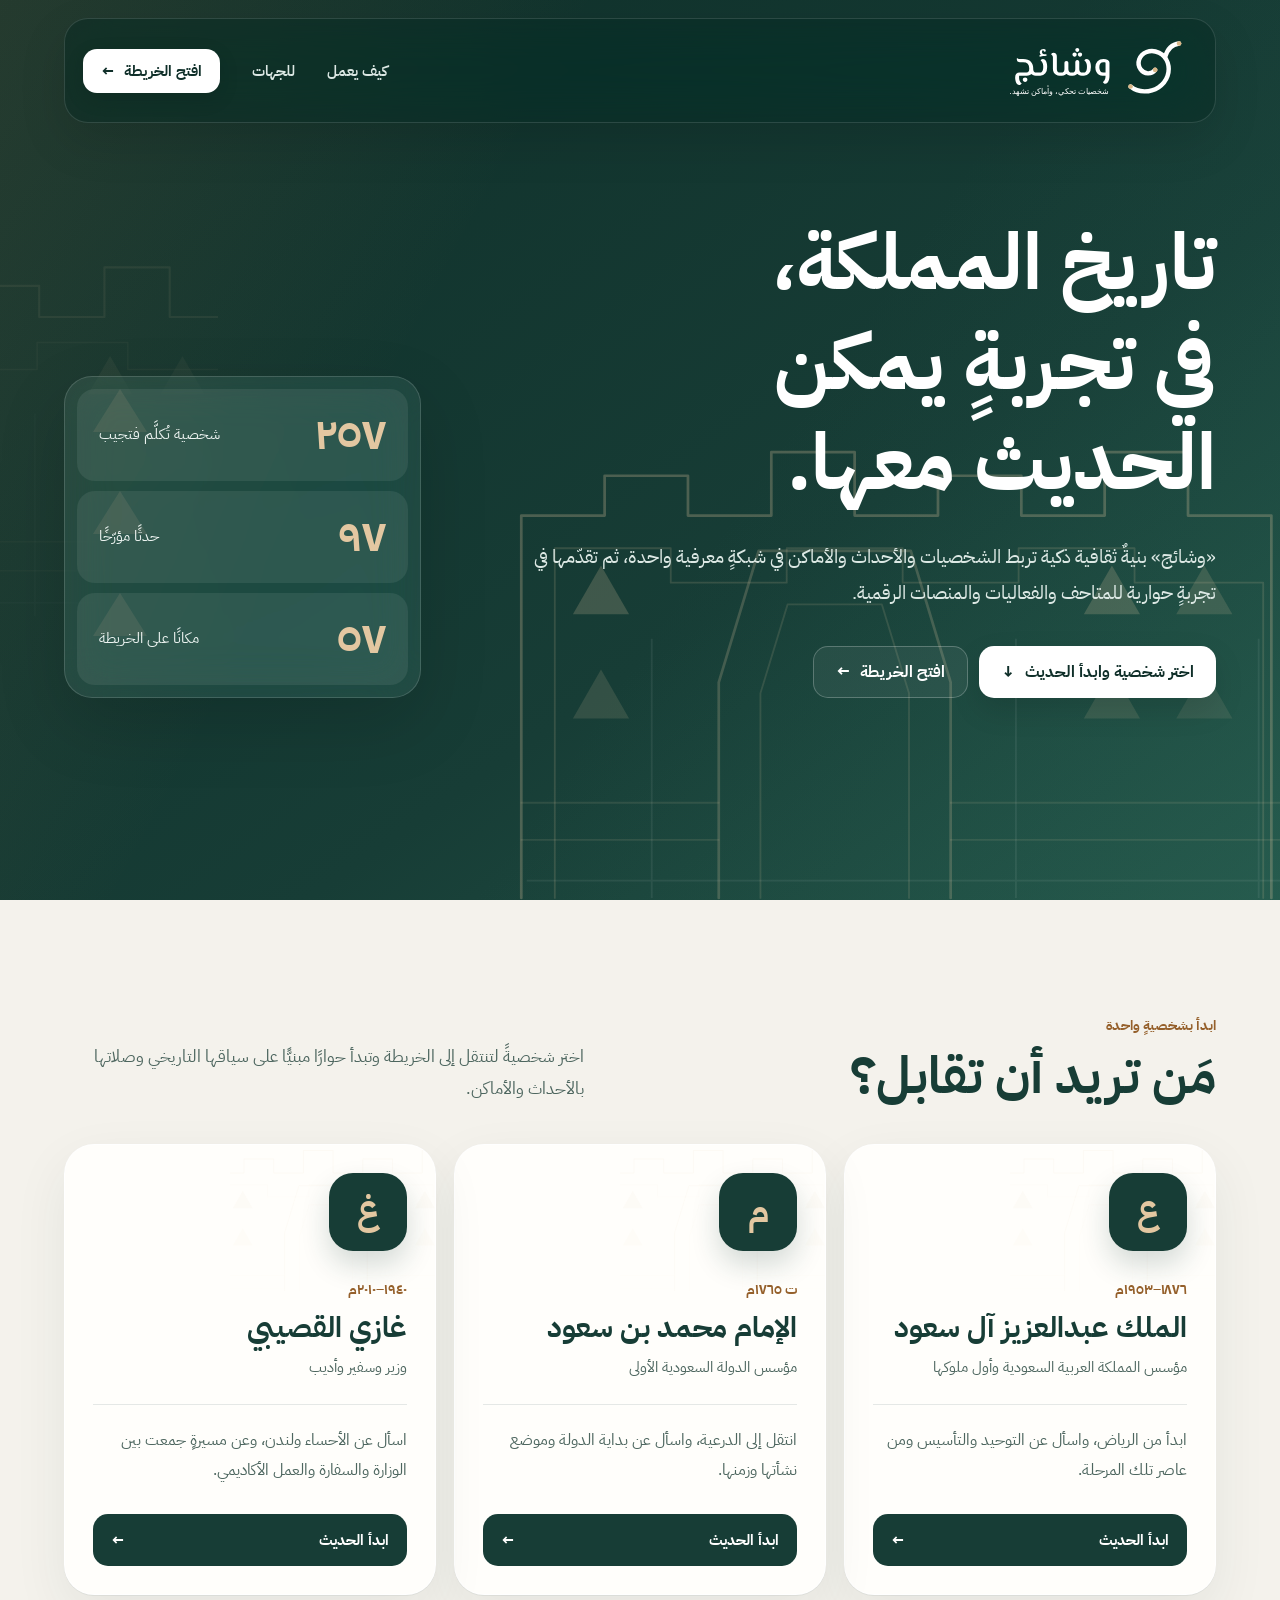
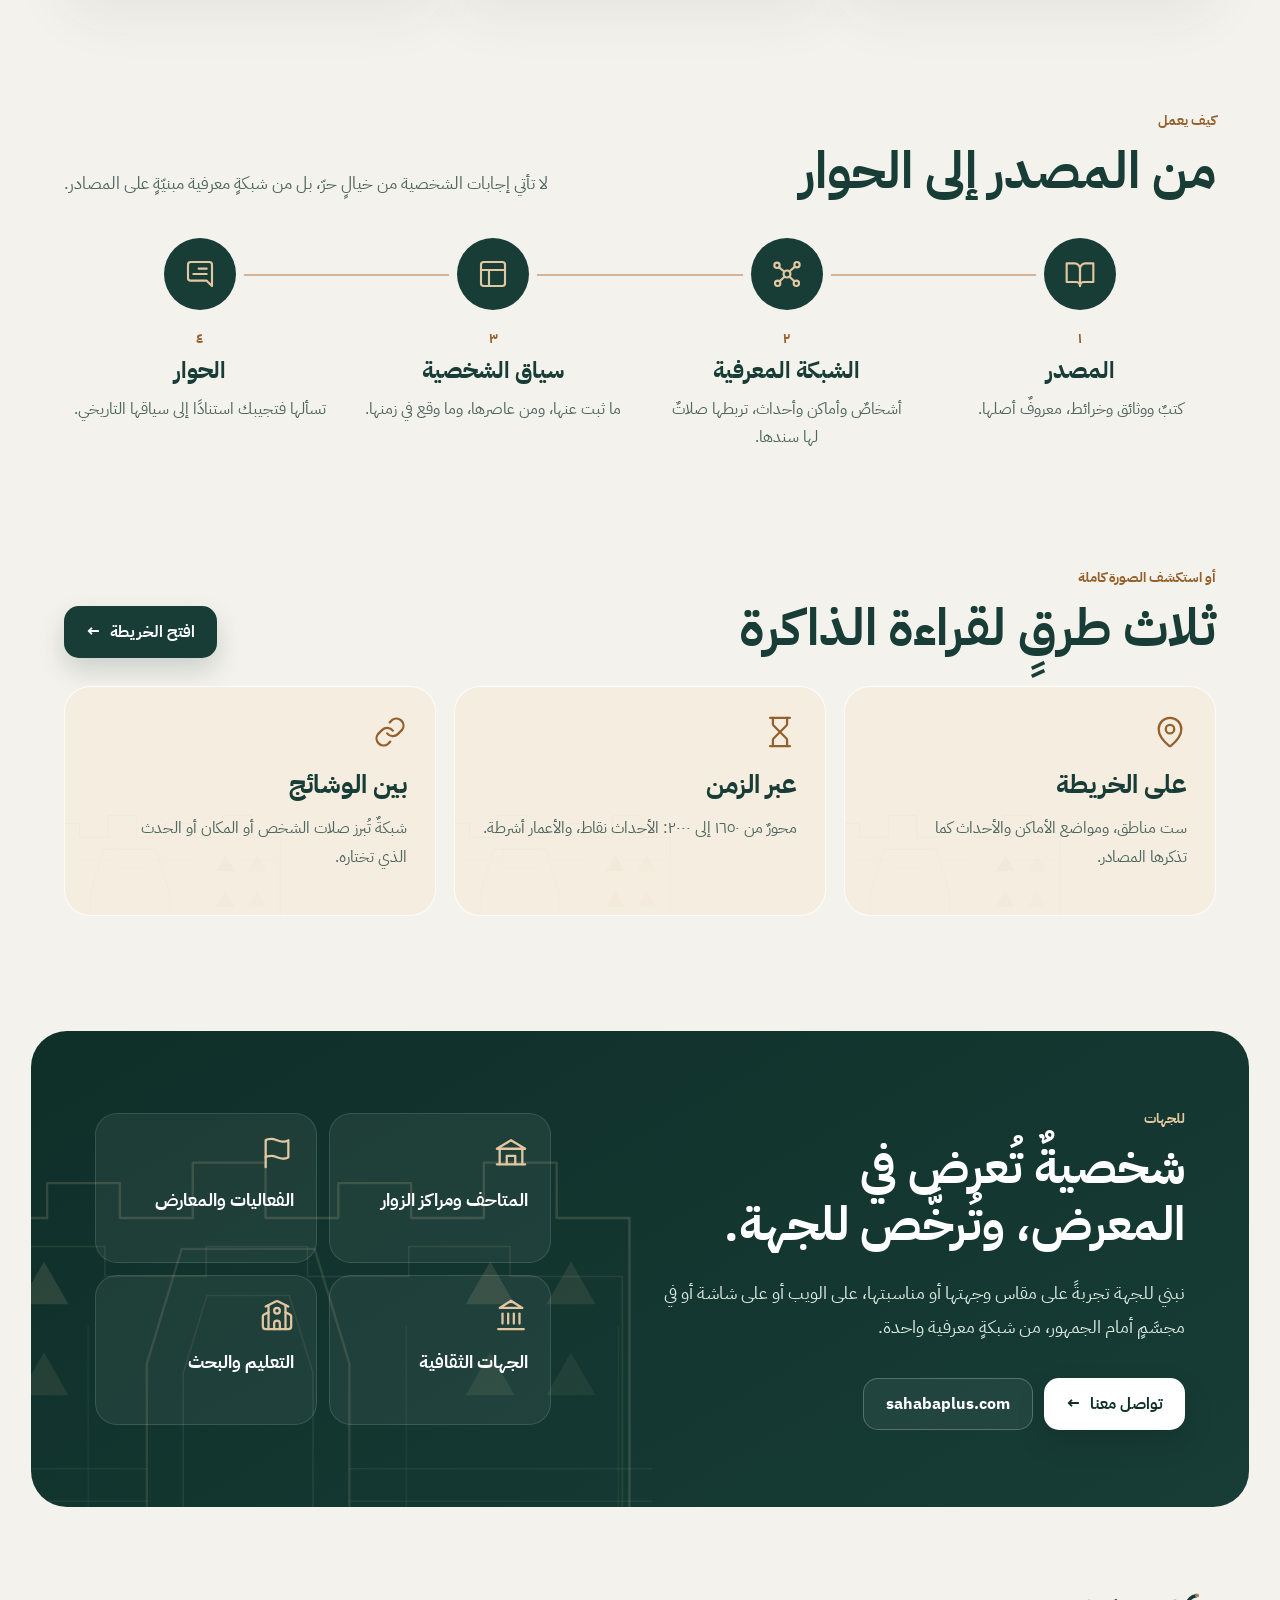
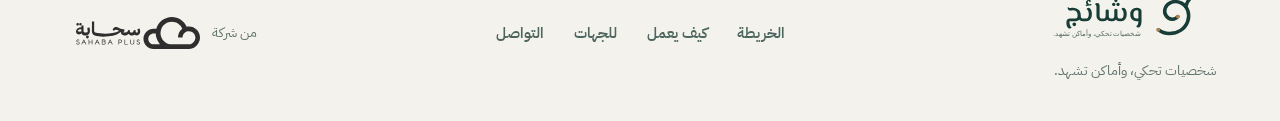
<file: index.html>
<!doctype html>
<html lang="ar" dir="rtl">
<head>
  <meta charset="utf-8">
  <meta name="viewport" content="width=device-width, initial-scale=1">
  <meta name="theme-color" content="#0f2f29">
  <title>وشائج | شخصيات تحكي، وأماكن تشهد</title>
  <meta name="description" content="وشائج بنيةٌ ثقافية ذكية تربط شخصيات المملكة وأحداثها وأماكنها في شبكةٍ معرفية واحدة، وتقدّمها في تجربةٍ حوارية. اختر شخصيةً وابدأ الحديث.">
  <link rel="canonical" href="https://washaij.com/">
  <meta property="og:type" content="website">
  <meta property="og:locale" content="ar_SA">
  <meta property="og:site_name" content="وشائج">
  <meta property="og:title" content="وشائج — تاريخ المملكة، في تجربةٍ يمكن الحديث معها">
  <meta property="og:description" content="حاوِر شخصياتٍ تاريخية سعودية على خريطةٍ تربطها بالأحداث والأماكن.">
  <meta property="og:url" content="https://washaij.com/">
  <meta property="og:image" content="https://washaij.com/og-image.png">
  <meta property="og:image:width" content="1200">
  <meta property="og:image:height" content="630">
  <meta property="og:image:alt" content="شعار وشائج على أرضيةٍ خضراء بنقش القلعة السلمانية">
  <meta name="twitter:card" content="summary_large_image">
  <link rel="icon" type="image/svg+xml" href="./favicon.svg">
  <link rel="icon" type="image/png" sizes="32x32" href="./favicon-32.png">
  <link rel="apple-touch-icon" href="./apple-touch-icon.png">
  <link rel="manifest" href="./manifest.webmanifest">
  <link rel="preconnect" href="https://fonts.googleapis.com">
  <link rel="preconnect" href="https://fonts.gstatic.com" crossorigin>
  <link href="https://fonts.googleapis.com/css2?family=IBM+Plex+Sans+Arabic:wght@400;600;700&amp;display=swap" rel="stylesheet">
  <link rel="stylesheet" href="/landing.css?v=71">
  <script type="application/ld+json">
  {"@context":"https://schema.org","@graph":[
    {"@type":"WebSite","@id":"https://washaij.com/#site","name":"وشائج","alternateName":"Washaij","url":"https://washaij.com/","inLanguage":"ar","publisher":{"@id":"https://sahabaplus.com/#org"}},
    {"@type":"Organization","@id":"https://sahabaplus.com/#org","name":"سحابة بلس","alternateName":"SAHABA PLUS","url":"https://sahabaplus.com","email":"info@sahabaplus.com","address":{"@type":"PostalAddress","addressLocality":"الرياض","addressCountry":"SA"}}
  ]}
  </script>
</head>
<body>
<a class="skip" href="#characters">تخطَّ إلى اختيار شخصية</a>
<main class="landing">
  <section class="hero">
    <nav class="top" aria-label="التنقل الرئيسي">
      <a class="brand" href="/"><img src="./washaij-logo-white.svg?v=59" alt="وشائج — شخصيات تحكي، وأماكن تشهد" width="226" height="83"></a>
      <div class="top-links">
        <a href="#how">كيف يعمل</a>
        <a href="#institutions">للجهات</a>
      </div>
      <a class="top-cta" href="/map">افتح الخريطة <span aria-hidden="true">←</span></a>
    </nav>

    <div class="hero-grid">
      <div class="hero-copy">
        <h1>تاريخ المملكة، في تجربةٍ يمكن الحديث معها.</h1>
        <p class="lead">«وشائج» بنيةٌ ثقافية ذكية تربط الشخصيات والأحداث والأماكن في شبكةٍ معرفية واحدة، ثم تقدّمها في تجربةٍ حوارية للمتاحف والفعاليات والمنصات الرقمية.</p>
        <div class="hero-actions">
          <a class="primary" href="#characters">اختر شخصية وابدأ الحديث <span aria-hidden="true">↓</span></a>
          <a class="secondary" href="/map">افتح الخريطة <span aria-hidden="true">←</span></a>
        </div>
      </div>
      <dl class="proof" aria-label="ما في وشائج اليوم">
        <div><dt><bdi data-n="people">٢٥٧</bdi></dt><dd>شخصية تُكلَّم فتجيب</dd></div>
        <div><dt><bdi data-n="events">٩٧</bdi></dt><dd>حدثًا مؤرّخًا</dd></div>
        <div><dt><bdi data-n="places">٥٧</bdi></dt><dd>مكانًا على الخريطة</dd></div>
      </dl>
    </div>
  </section>

  <section class="characters" id="characters" aria-labelledby="charactersTitle">
    <div class="section-head">
      <div>
        <p class="eyebrow">ابدأ بشخصيةٍ واحدة</p>
        <h2 id="charactersTitle">مَن تريد أن تقابل؟</h2>
      </div>
      <p class="section-note">اختر شخصيةً لتنتقل إلى الخريطة وتبدأ حوارًا مبنيًّا على سياقها التاريخي وصلاتها بالأحداث والأماكن.</p>
    </div>

    <div class="cards">
      <article class="character">
        <div class="portrait" aria-hidden="true">ع</div>
        <p class="era">١٨٧٦–١٩٥٣م</p>
        <h3>الملك عبدالعزيز آل سعود</h3>
        <p class="role">مؤسس المملكة العربية السعودية وأول ملوكها</p>
        <p class="quote">ابدأ من الرياض، واسأل عن التوحيد والتأسيس ومن عاصر تلك المرحلة.</p>
        <a class="talk" href="/map?chat=p_alam_3027_1953" aria-label="ابدأ الحديث مع الملك عبدالعزيز"><span>ابدأ الحديث</span><span aria-hidden="true">←</span></a>
      </article>

      <article class="character">
        <div class="portrait" aria-hidden="true">م</div>
        <p class="era">ت ١٧٦٥م</p>
        <h3>الإمام محمد بن سعود</h3>
        <p class="role">مؤسس الدولة السعودية الأولى</p>
        <p class="quote">انتقل إلى الدرعية، واسأل عن بداية الدولة وموضع نشأتها وزمنها.</p>
        <a class="talk" href="/map?chat=p_alam_5368_1765" aria-label="ابدأ الحديث مع الإمام محمد بن سعود"><span>ابدأ الحديث</span><span aria-hidden="true">←</span></a>
      </article>

      <article class="character">
        <div class="portrait" aria-hidden="true">غ</div>
        <p class="era">١٩٤٠–٢٠١٠م</p>
        <h3>غازي القصيبي</h3>
        <p class="role">وزير وسفير وأديب</p>
        <p class="quote">اسأل عن الأحساء ولندن، وعن مسيرةٍ جمعت بين الوزارة والسفارة والعمل الأكاديمي.</p>
        <a class="talk" href="/map?chat=p_flagship_algosaibi" aria-label="ابدأ الحديث مع غازي القصيبي"><span>ابدأ الحديث</span><span aria-hidden="true">←</span></a>
      </article>
    </div>
  </section>

  <section class="how" id="how" aria-labelledby="howTitle">
    <div class="section-head">
      <div>
        <p class="eyebrow">كيف يعمل</p>
        <h2 id="howTitle">من المصدر إلى الحوار</h2>
      </div>
      <p class="section-note">لا تأتي إجابات الشخصية من خيالٍ حرّ، بل من شبكةٍ معرفية مبنيّةٍ على المصادر.</p>
    </div>
    <ol class="steps">
      <li><span class="step-badge"><svg class="i" viewBox="0 0 24 24" aria-hidden="true" data-icon="book"><path d="M2 4h6a4 4 0 0 1 4 4v13a3 3 0 0 0-3-3H2z"/><path d="M22 4h-6a4 4 0 0 0-4 4v13a3 3 0 0 1 3-3h7z"/></svg></span>
        <h3>المصدر</h3><p>كتبٌ ووثائق وخرائط، معروفٌ أصلها.</p></li>
      <li><span class="step-badge"><svg class="i" viewBox="0 0 24 24" aria-hidden="true" data-icon="graph"><circle cx="12" cy="12" r="2.6"/><circle cx="4.5" cy="5.5" r="2"/><circle cx="19.5" cy="5" r="2"/><circle cx="5" cy="19" r="2"/><circle cx="19" cy="19" r="2"/><path d="m6 7 4.1 3.3"/><path d="m18 6.5-4.2 3.6"/><path d="m6.5 17.5 3.6-3.5"/><path d="m17.5 17.5-3.6-3.5"/></svg></span>
        <h3>الشبكة المعرفية</h3><p>أشخاصٌ وأماكن وأحداث، تربطها صلاتٌ لها سندها.</p></li>
      <li><span class="step-badge"><svg class="i" viewBox="0 0 24 24" aria-hidden="true" data-icon="context"><rect width="18" height="18" x="3" y="3" rx="2"/><path d="M3 9h18"/><path d="M9 21V9"/></svg></span>
        <h3>سياق الشخصية</h3><p>ما ثبت عنها، ومن عاصرها، وما وقع في زمنها.</p></li>
      <li><span class="step-badge"><svg class="i" viewBox="0 0 24 24" aria-hidden="true" data-icon="chat"><path d="M3 15a2 2 0 0 0 2 2h12l4 4V5a2 2 0 0 0-2-2H5a2 2 0 0 0-2 2z"/><path d="M11 8h6"/><path d="M7 12h10"/></svg></span>
        <h3>الحوار</h3><p>تسألها فتجيبك استنادًا إلى سياقها التاريخي.</p></li>
    </ol>
  </section>

  <section class="explore" aria-labelledby="exploreTitle">
    <div class="explore-head">
      <div>
        <p class="eyebrow">أو استكشف الصورة كاملة</p>
        <h2 id="exploreTitle">ثلاث طرقٍ لقراءة الذاكرة</h2>
      </div>
      <a class="explore-cta" href="/map">افتح الخريطة <span aria-hidden="true">←</span></a>
    </div>
    <div class="views">
      <a class="view" href="/map">
        <svg class="i" viewBox="0 0 24 24" aria-hidden="true" data-icon="pin"><path d="M20 10c0 5-5.5 10.2-7.4 11.8a1 1 0 0 1-1.2 0C9.5 20.2 4 15 4 10a8 8 0 0 1 16 0"/><circle cx="12" cy="10" r="3"/></svg>
        <h3>على الخريطة</h3>
        <p>ست مناطق، ومواضع الأماكن والأحداث كما تذكرها المصادر.</p>
      </a>
      <a class="view" href="/map?view=time">
        <svg class="i" viewBox="0 0 24 24" aria-hidden="true" data-icon="hourglass"><path d="M5 22h14"/><path d="M5 2h14"/><path d="M17 22v-4.2a2 2 0 0 0-.6-1.4L12 12l-4.4 4.4a2 2 0 0 0-.6 1.4V22"/><path d="M7 2v4.2a2 2 0 0 0 .6 1.4L12 12l4.4-4.4a2 2 0 0 0 .6-1.4V2"/></svg>
        <h3>عبر الزمن</h3>
        <p>محورٌ من <bdi>١٦٥٠</bdi> إلى <bdi>٢٠٠٠</bdi>: الأحداث نقاط، والأعمار أشرطة.</p>
      </a>
      <a class="view" href="/map?view=web">
        <svg class="i" viewBox="0 0 24 24" aria-hidden="true" data-icon="link"><path d="M10 13a5 5 0 0 0 7.5.5l3-3a5 5 0 0 0-7-7l-1.7 1.7"/><path d="M14 11a5 5 0 0 0-7.5-.5l-3 3a5 5 0 0 0 7 7l1.7-1.7"/></svg>
        <h3>بين الوشائج</h3>
        <p>شبكةٌ تُبرز صلات الشخص أو المكان أو الحدث الذي تختاره.</p>
      </a>
    </div>
  </section>

  <section class="institutions" id="institutions" aria-labelledby="instTitle">
    <div class="inst-copy">
      <p class="eyebrow">للجهات</p>
      <h2 id="instTitle">شخصيةٌ تُعرض في المعرض، وتُرخَّص للجهة.</h2>
      <p>نبني للجهة تجربةً على مقاس وجهتها أو مناسبتها، على الويب أو على شاشة أو في مجسَّمٍ أمام الجمهور، من شبكةٍ معرفية واحدة.</p>
      <div class="inst-actions">
        <a class="primary" href="mailto:info@sahabaplus.com">تواصل معنا <span aria-hidden="true">←</span></a>
        <a class="secondary" href="https://sahabaplus.com" rel="noopener">sahabaplus.com</a>
      </div>
    </div>
    <ul class="audiences">
      <li><svg class="i" viewBox="0 0 24 24" aria-hidden="true" data-icon="museum"><path d="M2 20h20"/><path d="M4 20V10"/><path d="M20 20V10"/><path d="M12 3 2 9h20z"/><path d="M9 20v-6h6v6"/></svg><span>المتاحف ومراكز الزوار</span></li>
      <li><svg class="i" viewBox="0 0 24 24" aria-hidden="true" data-icon="flag"><path d="M4 15s1-1 4-1 5 2 8 2 4-1 4-1V3s-1 1-4 1-5-2-8-2-4 1-4 1z"/><path d="M4 22v-7"/></svg><span>الفعاليات والمعارض</span></li>
      <li><svg class="i" viewBox="0 0 24 24" aria-hidden="true" data-icon="landmark"><path d="M3 22h18"/><path d="M6 18v-7"/><path d="M10 18v-7"/><path d="M14 18v-7"/><path d="M18 18v-7"/><path d="M12 2 20 7H4z"/></svg><span>الجهات الثقافية</span></li>
      <li><svg class="i" viewBox="0 0 24 24" aria-hidden="true" data-icon="school"><path d="M14 22v-4a2 2 0 1 0-4 0v4"/><path d="m18 10 3.4 1.9a1 1 0 0 1 .6.9V20a2 2 0 0 1-2 2H4a2 2 0 0 1-2-2v-7.2a1 1 0 0 1 .6-.9L6 10"/><path d="M18 5v17"/><path d="m4 6 7.1-3.6a2 2 0 0 1 1.8 0L20 6"/><path d="M6 5v17"/><circle cx="12" cy="9" r="2"/></svg><span>التعليم والبحث</span></li>
    </ul>
  </section>

  <footer class="footer">
    <div class="foot-brand">
      <img src="./washaij-logo.svg?v=59" alt="وشائج" width="180" height="66">
      <p>شخصيات تحكي، وأماكن تشهد.</p>
    </div>
    <nav class="foot-links" aria-label="روابط التذييل">
      <a href="/map">الخريطة</a>
      <a href="#how">كيف يعمل</a>
      <a href="#institutions">للجهات</a>
      <a href="mailto:info@sahabaplus.com">التواصل</a>
    </nav>
    <a class="foot-company" href="https://sahabaplus.com" rel="noopener">
      <span>من شركة</span>
      <img src="./sahaba-plus-dark.svg" alt="سحابة بلس" width="124" height="32">
    </a>
  </footer>
</main>
</body>
</html>
</file>
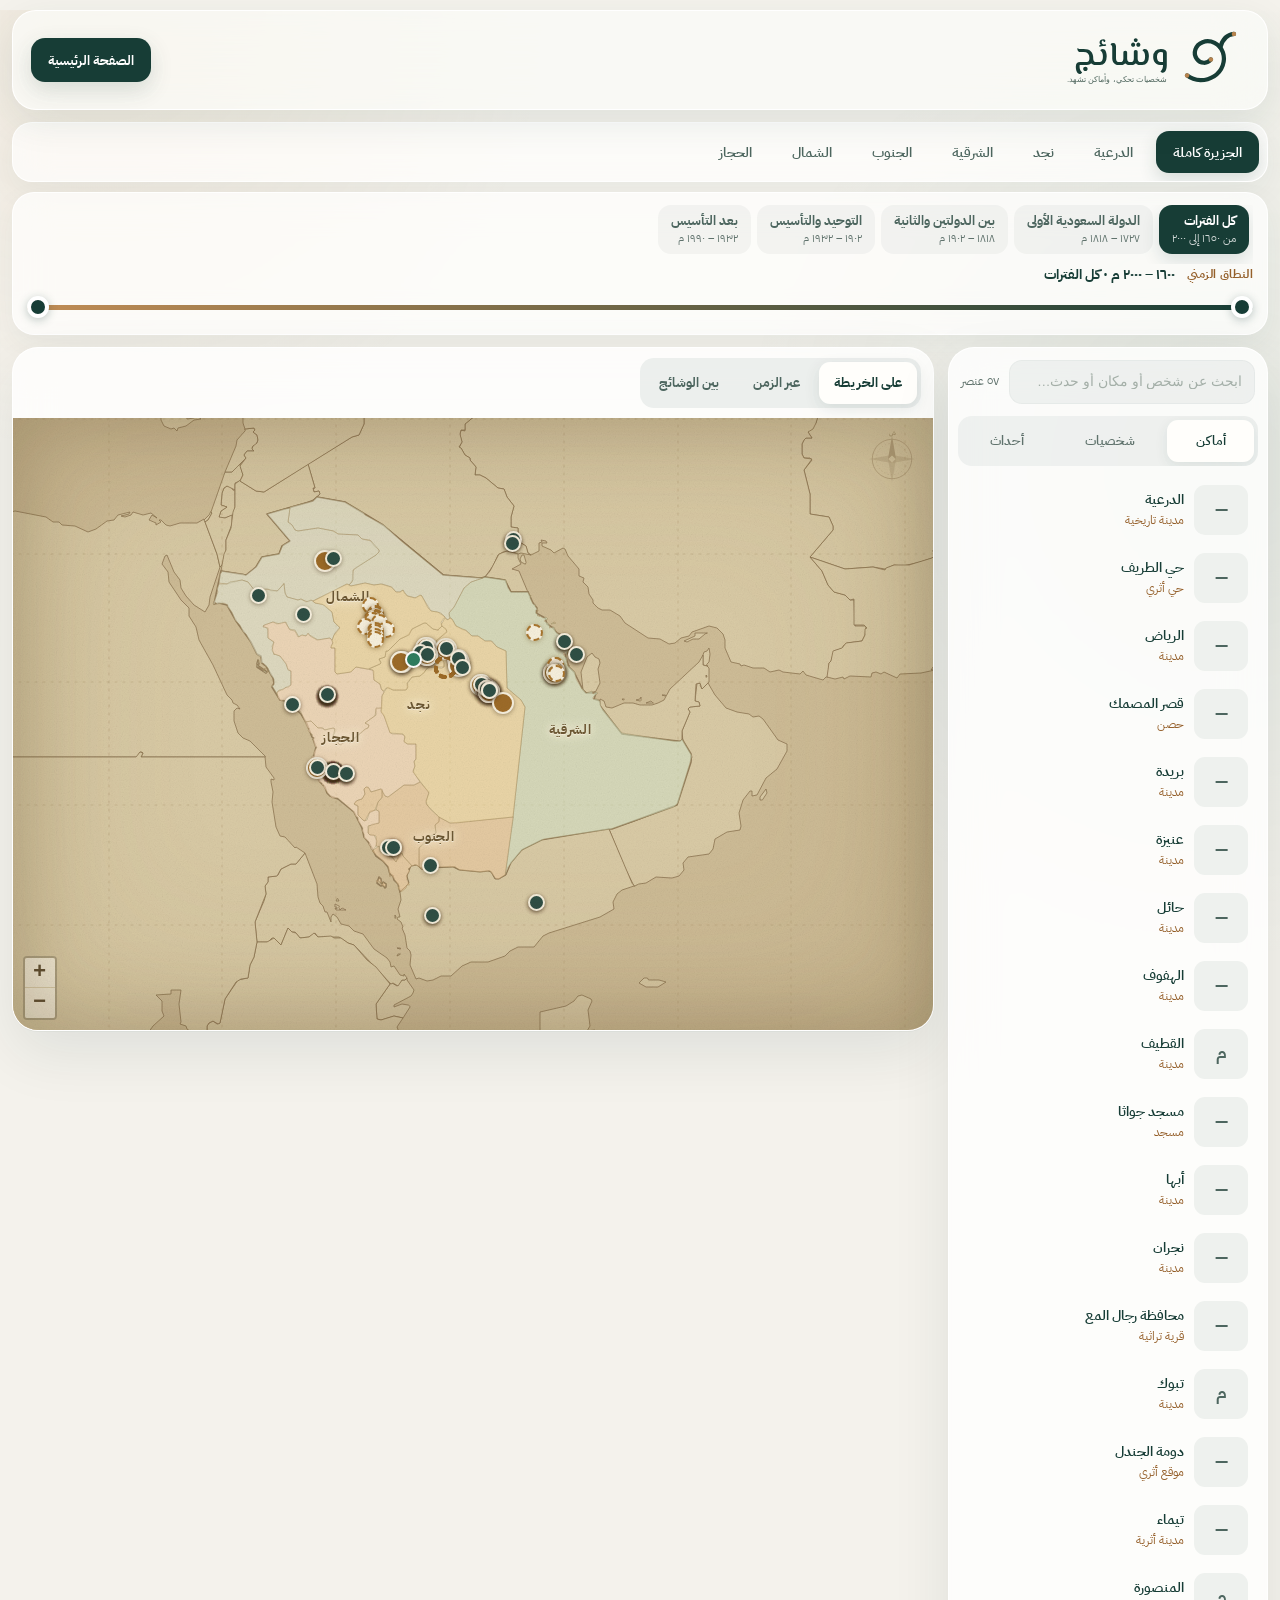
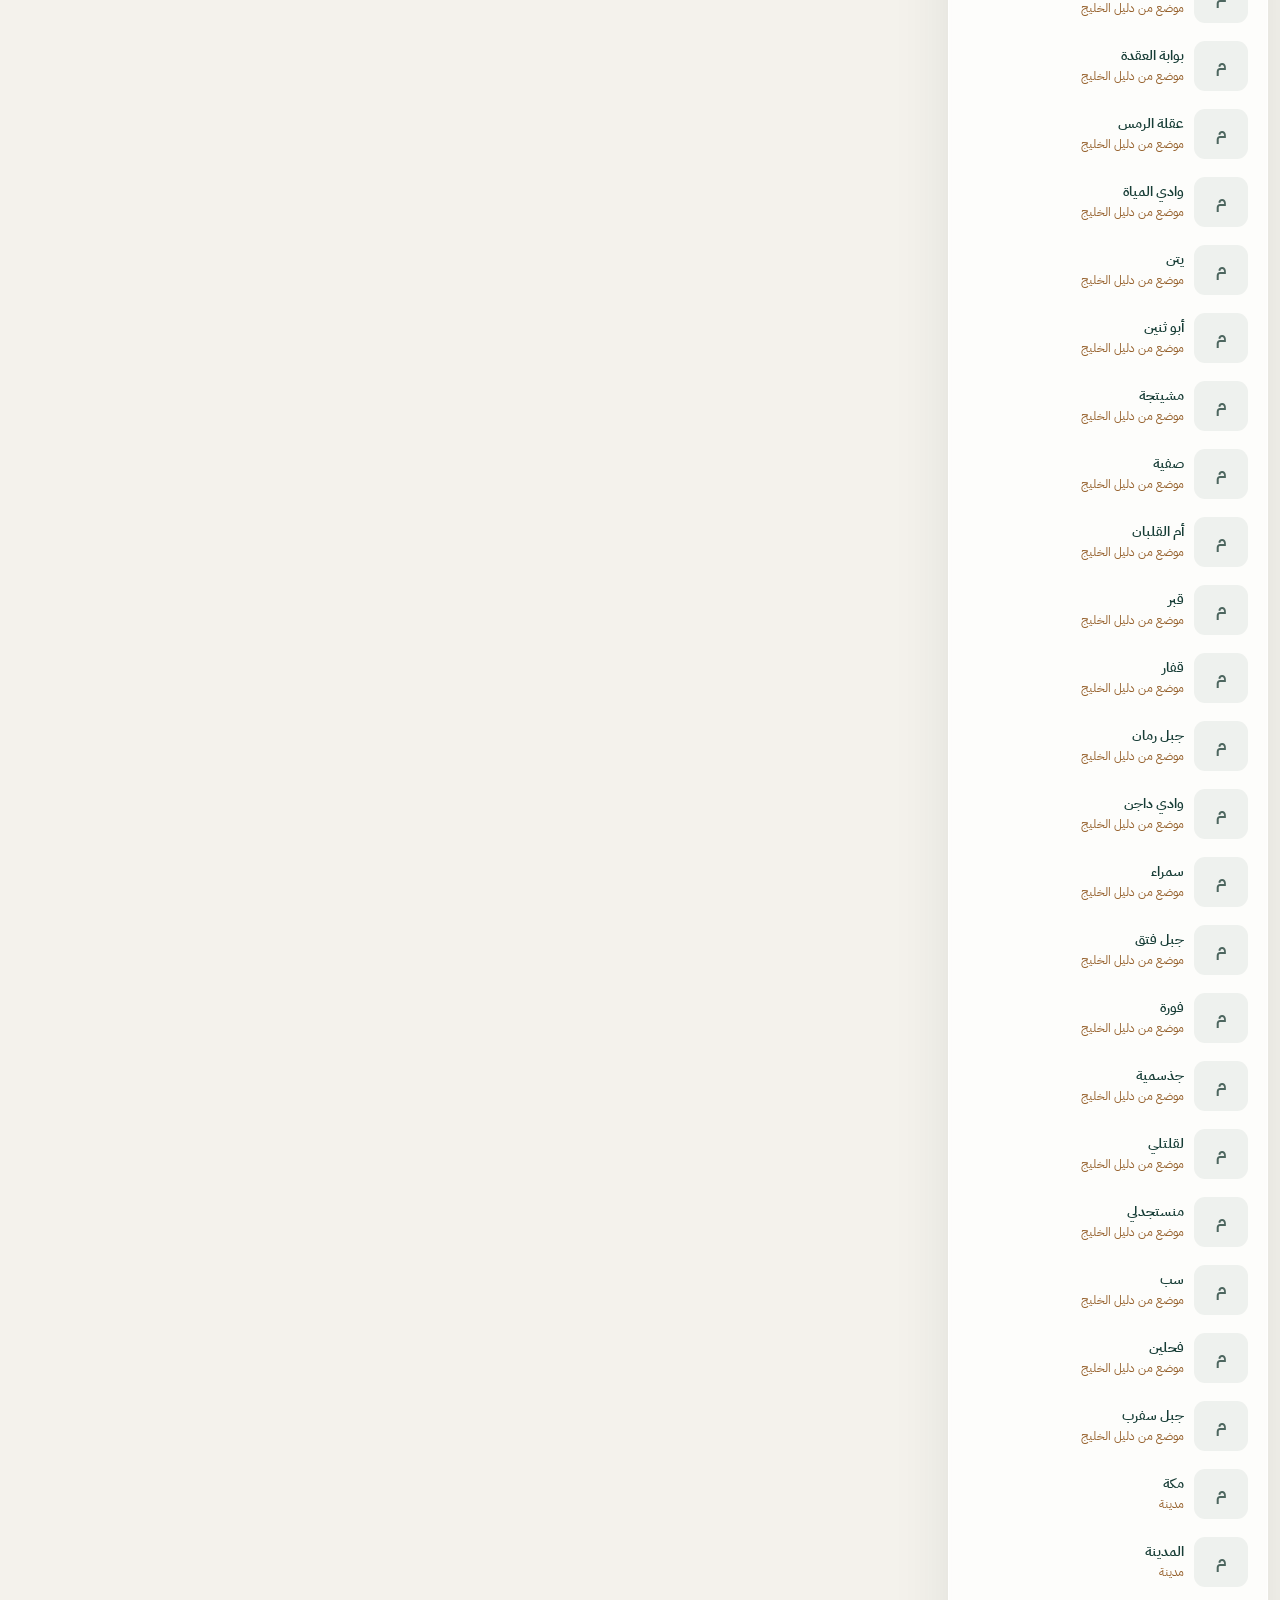
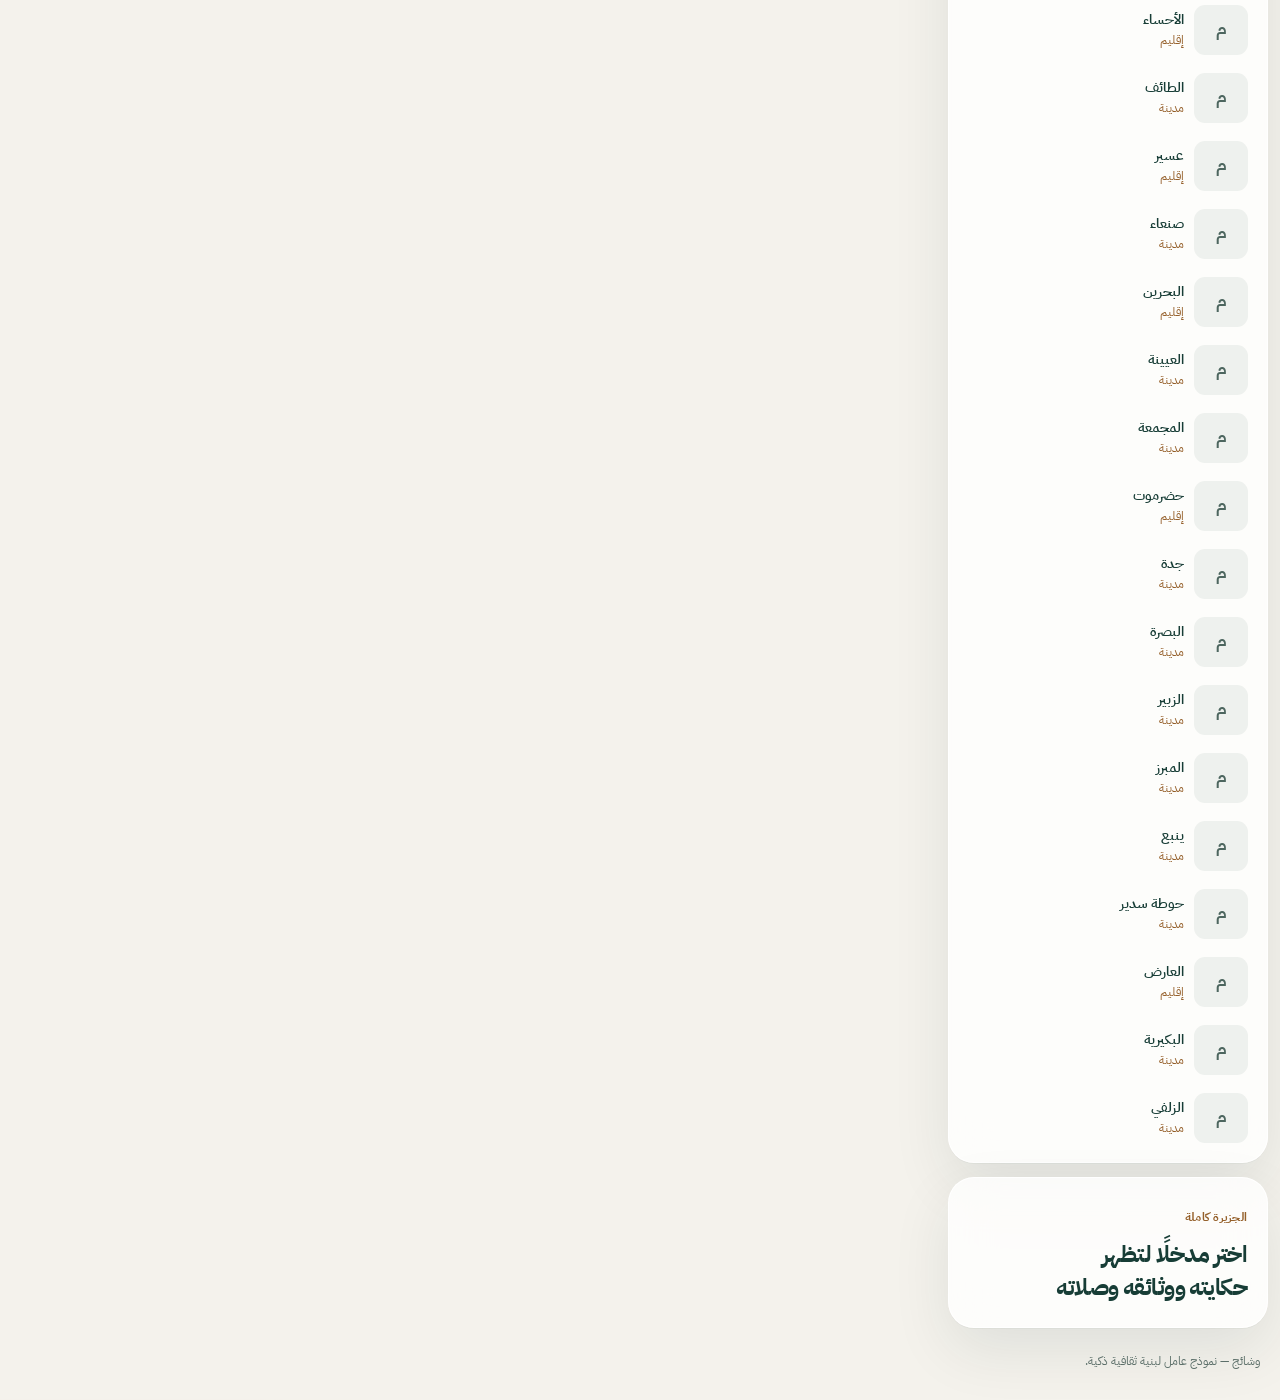
<file: map.html>
<!doctype html>
<html lang="ar" dir="rtl">
<head>
  <meta charset="utf-8">
  <meta name="viewport" content="width=device-width, initial-scale=1">
  <meta name="theme-color" content="#f4f2ec">
  <meta name="description" content="وشائج: بنية ثقافية ذكية تحوّل المصادر السعودية الموثّقة إلى معرفة مترابطة وتجارب تفاعلية قابلة للتشغيل في المتاحف والفعاليات والمنصات الرقمية.">
  <title>وشائج | الخريطة</title>
  <link rel="canonical" href="https://washaij.com/map">
  <meta property="og:type" content="website">
  <meta property="og:locale" content="ar_SA">
  <meta property="og:site_name" content="وشائج">
  <meta property="og:title" content="وشائج — الخريطة">
  <meta property="og:description" content="شخصياتٌ وأحداثٌ وأماكن من تاريخ المملكة على خريطةٍ واحدة، وكل شخصيةٍ تُكلَّم فتجيب.">
  <meta property="og:url" content="https://washaij.com/map">
  <meta property="og:image" content="https://washaij.com/og-image.png">
  <meta property="og:image:width" content="1200">
  <meta property="og:image:height" content="630">
  <meta name="twitter:card" content="summary_large_image">
  <link rel="icon" type="image/svg+xml" href="./favicon.svg">
  <link rel="icon" type="image/png" sizes="32x32" href="./favicon-32.png">
  <link rel="apple-touch-icon" href="./apple-touch-icon.png">
  <link rel="manifest" href="./manifest.webmanifest">
  <link rel="preconnect" href="https://fonts.googleapis.com">
  <link rel="preconnect" href="https://fonts.gstatic.com" crossorigin>
  <link href="https://fonts.googleapis.com/css2?family=IBM+Plex+Sans+Arabic:wght@400;500;600;700&display=swap" rel="stylesheet">
  <link rel="stylesheet" href="./leaflet.css?v=1">
  <link rel="preload" as="image" href="./intro-map.svg?v=65">
  <link rel="preload" as="image" href="./washaij-logo-white.svg?v=62">
  <link rel="stylesheet" href="./style.css?v=75">
  <script defer src="./leaflet.js?v=1"></script>
  <script defer src="./inline-data.js?v=60"></script>
  <script defer src="./chat-config.js?v=59"></script>
  <script defer src="./app.js?v=71"></script>
</head>
<body>
<div class="intro" id="intro" aria-hidden="true">
  <img class="intro-map" src="./intro-map.svg?v=65" alt="">
  <span class="intro-focus" aria-hidden="true"></span>
  <img class="intro-logo" src="./washaij-logo-white.svg?v=62" alt="">
</div>
<header class="topbar">
  <h1 class="sr-only">وشائج — الخريطة</h1>
  <a class="brand" href="/" aria-label="العودة إلى صفحة التعريف">
    <img src="./washaij-logo.svg?v=59" alt="وشائج — شخصيات تحكي، وأماكن تشهد">
  </a>
  <a class="docs-link" href="/">الصفحة الرئيسية</a>
</header>

<nav class="regions" id="regions" aria-label="المناطق"></nav>

<section class="era" aria-label="تصفية بالفترة الزمنية">
  <div class="periods" id="periods" role="group" aria-label="الفترات"></div>
  <div class="era-head">
    <span class="era-title">النطاق الزمني</span>
    <output id="eraOut" class="era-out"></output>
    <button id="eraReset" class="era-reset" type="button">كل الفترات</button>
  </div>
  <div class="era-track">
    <div class="era-fill" id="eraFill"></div>
    <input type="range" id="eraFrom" aria-label="من سنة">
    <input type="range" id="eraTo" aria-label="إلى سنة">
  </div>
  <p class="era-note" id="eraNote"></p>
</section>

<main class="layout">
  <section class="stage" aria-label="العرض">
    <div class="stage-head">
      <div class="views" role="tablist" aria-label="طريقة العرض">
        <button role="tab" data-view="map" class="on" aria-selected="true">على الخريطة</button>
        <button role="tab" data-view="time" aria-selected="false">عبر الزمن</button>
        <button role="tab" data-view="web" aria-selected="false">بين الوشائج</button>
      </div>
      <p class="stage-hint" id="stageHint"></p>
    </div>

    <div class="stage-body">
      <div id="mapView" class="view">
        <div id="map"></div>
        <div class="map-grain" aria-hidden="true"></div>
        <div class="map-vignette" aria-hidden="true"></div>
        <svg class="compass" viewBox="0 0 100 100" aria-hidden="true">
          <circle cx="50" cy="50" r="34" fill="none" stroke="#8a7350" stroke-width="1.4"/>
          <circle cx="50" cy="50" r="27" fill="none" stroke="#8a7350" stroke-width=".7" stroke-dasharray="2 4"/>
          <path d="M50 10 57 50 50 44 43 50Z" fill="#8a7350"/>
          <path d="M50 90 43 50 50 56 57 50Z" fill="#8a7350" opacity=".45"/>
          <path d="M10 50 50 43 44 50 50 57Z" fill="#8a7350" opacity=".45"/>
          <path d="M90 50 50 57 56 50 50 43Z" fill="#8a7350" opacity=".45"/>
          <text x="50" y="8" text-anchor="middle" font-size="11" font-weight="700" fill="#7c6742">ش</text>
        </svg>
      </div>
      <div id="timeView" class="view hide"><div class="timeline" id="timeline"></div></div>
      <div id="webView" class="view hide">
        <svg id="web" viewBox="0 0 760 520" role="img" aria-label="شبكة تربط المناطق والأماكن والشخصيات والأحداث"></svg>
        <div class="web-legend">
          <span><i class="k-region"></i>منطقة</span>
          <span><i class="k-place"></i>مكان</span>
          <span><i class="k-person"></i>شخصية</span>
          <span><i class="k-event"></i>حدث</span>
          <span><i class="k-material"></i>مادة</span>
        </div>
      </div>
    </div>
      <div class="region-note" id="regionNote"></div>
  </section>

  <section class="browser" aria-label="الفهرس">
    <div class="search">
      <input id="q" type="search" placeholder="ابحث عن شخص أو مكان أو حدث…" aria-label="بحث" autocomplete="off">
      <span class="count" id="count"></span>
    </div>
    <div class="tabs" role="tablist" aria-label="نوع المحتوى">
      <button role="tab" data-kind="place" class="on" aria-selected="true"><span>أماكن</span></button>
      <button role="tab" data-kind="person" aria-selected="false"><span>شخصيات</span></button>
      <button role="tab" data-kind="event" aria-selected="false"><span>أحداث</span></button>
    </div>
    <div class="list" id="list"></div>
  </section>

  <aside class="detail" id="detail" aria-live="polite" aria-label="التفاصيل"></aside>
</main>

<footer class="foot">
  <span>وشائج — نموذج عامل لبنية ثقافية ذكية.</span>
</footer>
</body>
</html>
</file>
<file: landing.css>
/* صفحة التعريف — الألوان من رموز نظام وشائج (أدوات/تصميم/tokens.json)، ولا لون خارجها */
:root{
  --ink:#173d36;--deep:#0f2f29;--ink-hover:#235548;--ink-soft:#4d665f;--muted:#5f726c;
  --gold:#95602b;--brass:#b7834d;--gold-mid:#c18d55;--sand:#e3c7a1;--wash:#f6ede1;
  --paper:#f4f2ec;--card:#fffefb;--surface:#eeeae0;--line:rgba(23,61,54,.11);
  --on-dark:#dce8e4;
  --wrap:1480px;--gutter:clamp(18px,5vw,76px);
  --ease:cubic-bezier(.2,.8,.2,1);
  font-family:"IBM Plex Sans Arabic",system-ui,-apple-system,BlinkMacSystemFont,"Segoe UI",Tahoma,sans-serif;
  color:var(--ink);background:var(--paper)
}
*{box-sizing:border-box}
html{scroll-behavior:smooth;scroll-padding-top:24px}
body{margin:0;background:var(--paper);-webkit-font-smoothing:antialiased;text-rendering:optimizeLegibility}
a{color:inherit;-webkit-tap-highlight-color:transparent}
img{max-width:100%}
h1,h2,h3{text-wrap:balance}
p{text-wrap:pretty}
.landing{min-height:100vh;overflow:hidden;position:relative}
.eyebrow{margin:0 0 10px;color:var(--gold);font-size:14px;font-weight:700}
.i{width:28px;height:28px;flex:none;fill:none;stroke:currentColor;stroke-width:1.6;stroke-linecap:round;stroke-linejoin:round}

.skip{position:absolute;inset-inline-start:12px;top:-60px;z-index:20;padding:10px 16px;border-radius:12px;
  background:var(--card);color:var(--ink);font-weight:700;text-decoration:none;transition:top .2s}
.skip:focus{top:12px}

/* ── البطل: نقطة تركيزٍ واحدة، والنقش السلمانيّ خلفها ── */
.hero{position:relative;min-height:min(900px,100svh);overflow:hidden;color:#fff;
  padding:18px var(--gutter) clamp(58px,8vw,112px);
  background:
    linear-gradient(118deg,rgba(193,141,85,.12),transparent 34%),
    linear-gradient(304deg,rgba(47,111,96,.24),transparent 43%),
    linear-gradient(145deg,var(--deep) 0%,var(--ink) 62%,var(--ink-hover) 100%)}
.hero::before,.hero::after{content:"";position:absolute;pointer-events:none}
.hero::before{width:min(68vw,900px);aspect-ratio:960/680;inset:auto -5% -5% auto;
  background:url("./salmani-pattern.svg") center/contain no-repeat;opacity:.78}
.hero::after{width:min(27vw,360px);height:min(42vw,500px);inset:18% auto auto -10%;opacity:.22;
  background:url("./salmani-pattern.svg") 78% center/680px auto no-repeat}
.top{position:relative;z-index:5;display:flex;align-items:center;gap:18px;max-width:var(--wrap);margin:auto;
  min-height:74px;padding:10px 12px 10px 18px;border:1px solid rgba(255,255,255,.13);border-radius:24px;
  background:rgba(13,42,36,.52);backdrop-filter:blur(24px) saturate(145%);
  -webkit-backdrop-filter:blur(24px) saturate(145%);box-shadow:0 18px 48px rgba(0,0,0,.12)}
.brand{display:block;flex:none;border-radius:16px}
.brand img{display:block;width:226px;height:auto}
.top-links{display:flex;gap:4px;margin-inline-start:auto}
.top-links a{display:inline-flex;align-items:center;min-height:44px;padding:0 14px;border-radius:12px;
  color:var(--on-dark);text-decoration:none;font-size:15px;font-weight:600;transition:background .18s,color .18s}
.top-links a:hover{background:rgba(255,255,255,.08);color:#fff}
.top-cta{display:inline-flex;align-items:center;justify-content:center;gap:9px;min-height:44px;padding:0 18px;
  border-radius:14px;background:#fff;color:var(--deep);text-decoration:none;font-size:15px;font-weight:700;
  box-shadow:0 6px 20px rgba(0,0,0,.12);transition:transform .2s var(--ease),background .2s}
.top-cta:hover{background:var(--sand);transform:translateY(-1px)}
.top-cta:active{transform:scale(.97)}

.hero-grid{position:relative;z-index:2;max-width:var(--wrap);margin:clamp(64px,10vh,118px) auto 0;
  display:grid;grid-template-columns:minmax(0,1.32fr) minmax(310px,.68fr);gap:clamp(44px,8vw,124px);align-items:end}
.badge{display:inline-flex;align-items:center;gap:10px;margin:0 0 22px;padding:8px 16px 8px 14px;border-radius:99px;
  border:1px solid rgba(227,199,161,.3);background:rgba(227,199,161,.08);color:var(--sand);font-size:14px;font-weight:600}
.badge span{width:8px;height:8px;border-radius:50%;background:var(--sand);box-shadow:0 0 0 5px rgba(227,199,161,.16)}
h1{margin:0;max-width:930px;font-size:clamp(44px,6.2vw,90px);line-height:1.26;font-weight:700}
.lead{max-width:800px;margin:26px 0 0;color:var(--on-dark);font-size:clamp(17px,1.5vw,21px);line-height:1.9}
.hero-actions,.inst-actions{display:flex;flex-wrap:wrap;gap:11px;margin-top:34px}
.primary,.secondary{display:inline-flex;align-items:center;justify-content:center;gap:10px;min-height:52px;
  border-radius:15px;padding:0 22px;text-decoration:none;font-size:16px;font-weight:700;
  transition:transform .18s var(--ease),background .18s,border-color .18s}
.primary{background:#fff;color:var(--deep);box-shadow:0 12px 30px rgba(0,0,0,.12)}
.primary:hover{background:var(--sand);transform:translateY(-2px)}
.secondary{border:1px solid rgba(255,255,255,.24);color:#fff;background:rgba(255,255,255,.06)}
.secondary:hover{background:rgba(255,255,255,.12);border-color:rgba(255,255,255,.38);transform:translateY(-2px)}
.primary:active,.secondary:active{transform:scale(.97)}

.proof{display:grid;gap:10px;margin:0;padding:12px;border:1px solid rgba(255,255,255,.15);border-radius:28px;
  background:rgba(255,255,255,.075);backdrop-filter:blur(24px) saturate(140%);
  -webkit-backdrop-filter:blur(24px) saturate(140%);box-shadow:0 26px 70px rgba(0,0,0,.14)}
.proof div{position:relative;display:flex;align-items:center;justify-content:space-between;gap:18px;
  min-height:92px;padding:18px 22px;border-radius:18px;background:rgba(255,255,255,.075);overflow:hidden}
.proof div::after{content:"";position:absolute;inset-inline-end:16px;inset-block-start:0;width:54px;height:43px;
  background:rgba(229,196,155,.1);clip-path:polygon(50% 0,100% 100%,0 100%)}
.proof dt{position:relative;z-index:1;margin:0;color:var(--sand);font-size:clamp(38px,3.4vw,54px);font-weight:700;line-height:1;
  font-variant-numeric:tabular-nums}
.proof dd{position:relative;z-index:1;margin:0;max-width:150px;color:#edf4f1;font-size:15px;line-height:1.55;text-align:end}

/* ── الأقسام: رأسٌ ثابت (نبذة ← عنوان ← ملاحظة) ── */
.characters,.how,.explore{max-width:var(--wrap);margin:auto;padding:clamp(72px,9vw,128px) var(--gutter) 0}
.section-head{display:flex;align-items:end;justify-content:space-between;gap:40px;margin-bottom:38px}
.section-head h2,.explore-head h2{margin:0;font-size:clamp(32px,4vw,56px);line-height:1.16}
.section-note{max-width:520px;margin:0;color:var(--ink-soft);font-size:17px;line-height:1.9}

/* الشخصيات */
.cards{display:grid;grid-template-columns:repeat(3,minmax(0,1fr));gap:18px}
.character{min-height:440px;position:relative;overflow:hidden;background:var(--card);
  border:1px solid rgba(255,255,255,.95);border-radius:30px;padding:28px;display:flex;flex-direction:column;
  box-shadow:0 1px 0 rgba(23,61,54,.06),0 20px 55px rgba(23,61,54,.07);
  transition:transform .38s var(--ease),box-shadow .38s var(--ease)}
.character:hover{transform:translateY(-6px);box-shadow:0 1px 0 rgba(23,61,54,.05),0 30px 75px rgba(23,61,54,.12)}
.character::before{content:"";position:absolute;width:245px;height:174px;inset:-28px -40px auto auto;
  background:url("./salmani-pattern.svg") 50% 23%/310px auto no-repeat;opacity:.2}
.portrait{width:78px;height:78px;border-radius:24px;display:grid;place-items:center;background:var(--ink);
  color:var(--sand);font-size:34px;font-weight:700;position:relative;z-index:1;box-shadow:0 14px 28px rgba(23,61,54,.18)}
.era{margin:28px 0 8px;color:var(--gold);font-size:14px;font-weight:700;font-variant-numeric:tabular-nums}
.character h3{margin:0;font-size:clamp(25px,2.3vw,34px);line-height:1.35}
.role{margin:8px 0 0;color:var(--ink-soft);font-size:15px;line-height:1.65}
.quote{margin:24px 0 28px;padding-block-start:20px;border-block-start:1px solid var(--line);color:var(--ink-soft);line-height:1.9;font-size:16px}
.talk{margin-top:auto;display:flex;align-items:center;justify-content:space-between;gap:12px;min-height:52px;
  background:var(--ink);color:#fff;padding:0 18px;border-radius:15px;text-decoration:none;font-weight:700;font-size:15px;
  transition:transform .18s var(--ease),background .18s}
.talk:hover{background:var(--ink-hover);transform:translateY(-1px)}
.talk:active{transform:scale(.98)}

/* كيف يعمل: أربع خطواتٍ على خطٍّ واحد، من اليمين إلى اليسار */
.steps{position:relative;display:grid;grid-template-columns:repeat(4,minmax(0,1fr));gap:22px;margin:0;padding:0;list-style:none;counter-reset:step}
.steps::before{content:"";position:absolute;top:36px;inset-inline:12.5%;height:2px;background:var(--brass);opacity:.55}
.steps li{position:relative;counter-increment:step;text-align:center;padding:0 6px}
.step-badge{position:relative;z-index:1;display:grid;place-items:center;width:72px;height:72px;margin:0 auto 18px;border-radius:50%;
  background:var(--ink);color:var(--sand);box-shadow:0 0 0 8px var(--paper)}
.step-badge .i{width:32px;height:32px}
.steps li::before{content:counter(step,arabic-indic);display:block;margin-bottom:6px;color:var(--gold);font-size:14px;font-weight:700;order:2}
.steps h3{margin:0 0 8px;font-size:clamp(21px,1.8vw,25px);line-height:1.35}
.steps p{margin:0 auto;max-width:260px;color:var(--ink-soft);font-size:16px;line-height:1.8}
.steps li{display:flex;flex-direction:column}
.steps .step-badge{order:1}.steps h3{order:3}.steps p{order:4}

/* ثلاث طرقٍ للاستكشاف */
.explore-head{display:flex;align-items:end;justify-content:space-between;gap:28px;margin-bottom:28px}
.explore-cta{flex:none;display:inline-flex;align-items:center;gap:10px;min-height:52px;padding:0 22px;border-radius:15px;background:var(--ink);color:#fff;
  text-decoration:none;font-weight:700;font-size:16px;box-shadow:0 12px 26px rgba(23,61,54,.18);transition:transform .18s var(--ease),background .18s}
.explore-cta:hover{background:var(--ink-hover);transform:translateY(-2px)}
.views{display:grid;grid-template-columns:repeat(3,minmax(0,1fr));gap:18px}
.view{position:relative;overflow:hidden;display:flex;flex-direction:column;gap:10px;min-height:230px;padding:28px;border-radius:26px;
  background:var(--wash);border:1px solid rgba(255,255,255,.85);text-decoration:none;color:var(--ink);
  transition:transform .3s var(--ease),box-shadow .3s var(--ease)}
.view::after{content:"";position:absolute;width:300px;height:212px;inset:auto auto -70px -60px;
  background:url("./salmani-pattern.svg") center/contain no-repeat;opacity:.35}
.view:hover{transform:translateY(-5px);box-shadow:0 24px 60px rgba(57,43,24,.1)}
.view .i{width:34px;height:34px;color:var(--gold)}
.view h3{margin:6px 0 0;font-size:clamp(22px,2vw,28px)}
.view p{position:relative;z-index:1;margin:0;color:var(--ink-soft);font-size:16px;line-height:1.8;max-width:340px}

/* للجهات: قسمٌ داكن يقابل البطل */
.institutions{position:relative;overflow:hidden;max-width:var(--wrap);margin:clamp(72px,9vw,128px) auto 0;
  width:calc(100% - 2 * clamp(12px,2.4vw,40px));border-radius:36px;color:#fff;
  padding:clamp(40px,6vw,86px) clamp(24px,5vw,72px);display:grid;grid-template-columns:minmax(0,1.1fr) minmax(300px,.9fr);
  gap:clamp(32px,6vw,96px);align-items:center;
  background:linear-gradient(150deg,var(--deep) 0%,var(--ink) 100%)}
.institutions::before{content:"";position:absolute;width:min(60vw,760px);aspect-ratio:960/680;inset:auto auto -18% -8%;
  background:url("./salmani-pattern.svg") center/contain no-repeat;opacity:.5;pointer-events:none}
.inst-copy,.audiences{position:relative;z-index:1}
.institutions .eyebrow{color:var(--sand)}
.institutions h2{margin:0;font-size:clamp(30px,3.7vw,52px);line-height:1.22}
.inst-copy>p:not(.eyebrow){max-width:620px;margin:22px 0 0;color:var(--on-dark);font-size:clamp(17px,1.4vw,20px);line-height:1.9}
.audiences{display:grid;grid-template-columns:repeat(2,minmax(0,1fr));gap:12px;margin:0;padding:0;list-style:none}
.audiences li{display:flex;flex-direction:column;gap:16px;min-height:150px;padding:22px;border-radius:22px;
  border:1px solid rgba(255,255,255,.12);background:rgba(255,255,255,.06)}
.audiences .i{width:34px;height:34px;color:var(--sand)}
.audiences span{font-size:18px;font-weight:700;line-height:1.5}

/* التذييل */
.footer{max-width:var(--wrap);margin:auto;padding:clamp(48px,6vw,80px) var(--gutter) 40px;display:grid;
  grid-template-columns:1fr auto 1fr;align-items:center;gap:28px;color:var(--muted)}
.foot-brand img{display:block;width:180px;height:auto}
.foot-brand p{margin:10px 0 0;font-size:14px}
.foot-links{display:flex;flex-wrap:wrap;justify-content:center;gap:6px}
.foot-links a{padding:8px 12px;border-radius:10px;color:var(--ink-soft);text-decoration:none;font-size:15px;font-weight:600}
.foot-links a:hover{background:var(--surface);color:var(--ink)}
.foot-company{justify-self:end;display:inline-flex;align-items:center;gap:12px;padding:8px 12px;border-radius:14px;
  color:var(--muted);text-decoration:none;font-size:14px}
.foot-company:hover{background:var(--surface)}
.foot-company img{display:block;width:124px;height:auto;opacity:.86}

:where(a):focus-visible{outline:3px solid var(--gold-mid);outline-offset:4px;border-radius:12px}
.hero :where(a):focus-visible,.institutions :where(a):focus-visible{outline-color:var(--sand)}

@media(prefers-reduced-motion:no-preference){
  .top{animation:arrive .65s var(--ease) both}
  .hero-copy{animation:arrive .75s .08s var(--ease) both}
  .proof{animation:arrive .75s .16s var(--ease) both}
  @keyframes arrive{from{opacity:0;transform:translateY(18px) scale(.985)}to{opacity:1;transform:none}}
}
@media(prefers-reduced-transparency:reduce){
  .top{background:var(--deep);backdrop-filter:none}.proof{background:var(--ink-hover);backdrop-filter:none}
}
@media(prefers-contrast:more){
  .top,.proof,.character,.view,.audiences li{border-color:currentColor}.top-cta,.primary{outline:2px solid currentColor}
}
@media(max-width:1080px){
  .top-links{display:none}.top-cta{margin-inline-start:auto}
  .steps{grid-template-columns:repeat(2,minmax(0,1fr));row-gap:44px}.steps::before{display:none}
  .institutions{grid-template-columns:1fr}
}
@media(max-width:940px){
  .hero{min-height:auto}.hero-grid{grid-template-columns:1fr;margin-top:64px}.proof{grid-template-columns:repeat(3,1fr)}
  .proof div{display:block;min-height:124px}.proof dd{margin-top:10px;text-align:start}
  .cards,.views{grid-template-columns:1fr}.character{min-height:360px}.view{min-height:0}
  .section-head,.explore-head{align-items:flex-start;flex-direction:column}.section-note{max-width:680px}
  .footer{grid-template-columns:1fr;justify-items:start}.foot-links{justify-content:flex-start}.foot-company{justify-self:start}
}
@media(max-width:620px){
  .hero{padding:10px 12px 64px}.top{min-height:64px;padding:8px 9px;border-radius:20px;gap:10px}.brand img{width:170px}
  .top-cta{min-height:42px;padding:0 13px;font-size:14px}
  .hero-grid{margin-top:48px;gap:34px}.badge{font-size:13px}.lead{font-size:17px;line-height:1.85}
  .hero-actions,.inst-actions{display:grid}.primary,.secondary{width:100%}
  .proof{grid-template-columns:1fr;gap:8px;padding:9px;border-radius:24px}
  .proof div{display:flex;min-height:80px;padding:15px 18px}.proof dd{margin:0;text-align:end}
  .characters,.how,.explore{padding-inline:14px}.section-head{margin-bottom:26px}.character{padding:23px;border-radius:25px}
  .steps{grid-template-columns:1fr;row-gap:36px}
  .explore-cta{width:100%;justify-content:center}.view{border-radius:22px;padding:24px}
  .institutions{width:calc(100% - 16px);border-radius:28px;padding:36px 20px}.audiences{grid-template-columns:1fr 1fr;gap:10px}
  .audiences li{min-height:128px;padding:18px}.audiences span{font-size:16px}
  .hero::before{width:760px;inset:auto -390px 7% auto;opacity:.5}.hero::after{display:none}
}
@media(prefers-reduced-motion:reduce){html{scroll-behavior:auto}.top,.hero-copy,.proof{animation:none!important}
  .character,.view,.talk,.primary,.secondary,.top-cta,.explore-cta{transition:none}}

/* بعد المراجعة: صفحة ٤٠٤ تملأ الشاشة، ولمسٌ أرحب في التذييل، وجوالٌ أقصر */
.lost{min-height:100svh}
.foot-links a{display:inline-flex;align-items:center;min-height:44px}
@media(max-width:620px){
  .character{min-height:0}.quote{margin:18px 0 22px}
  .steps{row-gap:28px}.step-badge{margin-bottom:12px}
  .institutions h2{font-size:30px}
}
</file>
<file: leaflet.css>
/* required styles */

.leaflet-pane,
.leaflet-tile,
.leaflet-marker-icon,
.leaflet-marker-shadow,
.leaflet-tile-container,
.leaflet-pane > svg,
.leaflet-pane > canvas,
.leaflet-zoom-box,
.leaflet-image-layer,
.leaflet-layer {
	position: absolute;
	left: 0;
	top: 0;
	}
.leaflet-container {
	overflow: hidden;
	}
.leaflet-tile,
.leaflet-marker-icon,
.leaflet-marker-shadow {
	-webkit-user-select: none;
	   -moz-user-select: none;
	        user-select: none;
	  -webkit-user-drag: none;
	}
/* Prevents IE11 from highlighting tiles in blue */
.leaflet-tile::selection {
	background: transparent;
}
/* Safari renders non-retina tile on retina better with this, but Chrome is worse */
.leaflet-safari .leaflet-tile {
	image-rendering: -webkit-optimize-contrast;
	}
/* hack that prevents hw layers "stretching" when loading new tiles */
.leaflet-safari .leaflet-tile-container {
	width: 1600px;
	height: 1600px;
	-webkit-transform-origin: 0 0;
	}
.leaflet-marker-icon,
.leaflet-marker-shadow {
	display: block;
	}
/* .leaflet-container svg: reset svg max-width decleration shipped in Joomla! (joomla.org) 3.x */
/* .leaflet-container img: map is broken in FF if you have max-width: 100% on tiles */
.leaflet-container .leaflet-overlay-pane svg {
	max-width: none !important;
	max-height: none !important;
	}
.leaflet-container .leaflet-marker-pane img,
.leaflet-container .leaflet-shadow-pane img,
.leaflet-container .leaflet-tile-pane img,
.leaflet-container img.leaflet-image-layer,
.leaflet-container .leaflet-tile {
	max-width: none !important;
	max-height: none !important;
	width: auto;
	padding: 0;
	}

.leaflet-container img.leaflet-tile {
	/* See: https://bugs.chromium.org/p/chromium/issues/detail?id=600120 */
	mix-blend-mode: plus-lighter;
}

.leaflet-container.leaflet-touch-zoom {
	-ms-touch-action: pan-x pan-y;
	touch-action: pan-x pan-y;
	}
.leaflet-container.leaflet-touch-drag {
	-ms-touch-action: pinch-zoom;
	/* Fallback for FF which doesn't support pinch-zoom */
	touch-action: none;
	touch-action: pinch-zoom;
}
.leaflet-container.leaflet-touch-drag.leaflet-touch-zoom {
	-ms-touch-action: none;
	touch-action: none;
}
.leaflet-container {
	-webkit-tap-highlight-color: transparent;
}
.leaflet-container a {
	-webkit-tap-highlight-color: rgba(51, 181, 229, 0.4);
}
.leaflet-tile {
	filter: inherit;
	visibility: hidden;
	}
.leaflet-tile-loaded {
	visibility: inherit;
	}
.leaflet-zoom-box {
	width: 0;
	height: 0;
	-moz-box-sizing: border-box;
	     box-sizing: border-box;
	z-index: 800;
	}
/* workaround for https://bugzilla.mozilla.org/show_bug.cgi?id=888319 */
.leaflet-overlay-pane svg {
	-moz-user-select: none;
	}

.leaflet-pane         { z-index: 400; }

.leaflet-tile-pane    { z-index: 200; }
.leaflet-overlay-pane { z-index: 400; }
.leaflet-shadow-pane  { z-index: 500; }
.leaflet-marker-pane  { z-index: 600; }
.leaflet-tooltip-pane   { z-index: 650; }
.leaflet-popup-pane   { z-index: 700; }

.leaflet-map-pane canvas { z-index: 100; }
.leaflet-map-pane svg    { z-index: 200; }

.leaflet-vml-shape {
	width: 1px;
	height: 1px;
	}
.lvml {
	behavior: url(#default#VML);
	display: inline-block;
	position: absolute;
	}


/* control positioning */

.leaflet-control {
	position: relative;
	z-index: 800;
	pointer-events: visiblePainted; /* IE 9-10 doesn't have auto */
	pointer-events: auto;
	}
.leaflet-top,
.leaflet-bottom {
	position: absolute;
	z-index: 1000;
	pointer-events: none;
	}
.leaflet-top {
	top: 0;
	}
.leaflet-right {
	right: 0;
	}
.leaflet-bottom {
	bottom: 0;
	}
.leaflet-left {
	left: 0;
	}
.leaflet-control {
	float: left;
	clear: both;
	}
.leaflet-right .leaflet-control {
	float: right;
	}
.leaflet-top .leaflet-control {
	margin-top: 10px;
	}
.leaflet-bottom .leaflet-control {
	margin-bottom: 10px;
	}
.leaflet-left .leaflet-control {
	margin-left: 10px;
	}
.leaflet-right .leaflet-control {
	margin-right: 10px;
	}


/* zoom and fade animations */

.leaflet-fade-anim .leaflet-popup {
	opacity: 0;
	-webkit-transition: opacity 0.2s linear;
	   -moz-transition: opacity 0.2s linear;
	        transition: opacity 0.2s linear;
	}
.leaflet-fade-anim .leaflet-map-pane .leaflet-popup {
	opacity: 1;
	}
.leaflet-zoom-animated {
	-webkit-transform-origin: 0 0;
	    -ms-transform-origin: 0 0;
	        transform-origin: 0 0;
	}
svg.leaflet-zoom-animated {
	will-change: transform;
}

.leaflet-zoom-anim .leaflet-zoom-animated {
	-webkit-transition: -webkit-transform 0.25s cubic-bezier(0,0,0.25,1);
	   -moz-transition:    -moz-transform 0.25s cubic-bezier(0,0,0.25,1);
	        transition:         transform 0.25s cubic-bezier(0,0,0.25,1);
	}
.leaflet-zoom-anim .leaflet-tile,
.leaflet-pan-anim .leaflet-tile {
	-webkit-transition: none;
	   -moz-transition: none;
	        transition: none;
	}

.leaflet-zoom-anim .leaflet-zoom-hide {
	visibility: hidden;
	}


/* cursors */

.leaflet-interactive {
	cursor: pointer;
	}
.leaflet-grab {
	cursor: -webkit-grab;
	cursor:    -moz-grab;
	cursor:         grab;
	}
.leaflet-crosshair,
.leaflet-crosshair .leaflet-interactive {
	cursor: crosshair;
	}
.leaflet-popup-pane,
.leaflet-control {
	cursor: auto;
	}
.leaflet-dragging .leaflet-grab,
.leaflet-dragging .leaflet-grab .leaflet-interactive,
.leaflet-dragging .leaflet-marker-draggable {
	cursor: move;
	cursor: -webkit-grabbing;
	cursor:    -moz-grabbing;
	cursor:         grabbing;
	}

/* marker & overlays interactivity */
.leaflet-marker-icon,
.leaflet-marker-shadow,
.leaflet-image-layer,
.leaflet-pane > svg path,
.leaflet-tile-container {
	pointer-events: none;
	}

.leaflet-marker-icon.leaflet-interactive,
.leaflet-image-layer.leaflet-interactive,
.leaflet-pane > svg path.leaflet-interactive,
svg.leaflet-image-layer.leaflet-interactive path {
	pointer-events: visiblePainted; /* IE 9-10 doesn't have auto */
	pointer-events: auto;
	}

/* visual tweaks */

.leaflet-container {
	background: #ddd;
	outline-offset: 1px;
	}
.leaflet-container a {
	color: #0078A8;
	}
.leaflet-zoom-box {
	border: 2px dotted #38f;
	background: rgba(255,255,255,0.5);
	}


/* general typography */
.leaflet-container {
	font-family: "Helvetica Neue", Arial, Helvetica, sans-serif;
	font-size: 12px;
	font-size: 0.75rem;
	line-height: 1.5;
	}


/* general toolbar styles */

.leaflet-bar {
	box-shadow: 0 1px 5px rgba(0,0,0,0.65);
	border-radius: 4px;
	}
.leaflet-bar a {
	background-color: #fff;
	border-bottom: 1px solid #ccc;
	width: 26px;
	height: 26px;
	line-height: 26px;
	display: block;
	text-align: center;
	text-decoration: none;
	color: black;
	}
.leaflet-bar a,
.leaflet-control-layers-toggle {
	background-position: 50% 50%;
	background-repeat: no-repeat;
	display: block;
	}
.leaflet-bar a:hover,
.leaflet-bar a:focus {
	background-color: #f4f4f4;
	}
.leaflet-bar a:first-child {
	border-top-left-radius: 4px;
	border-top-right-radius: 4px;
	}
.leaflet-bar a:last-child {
	border-bottom-left-radius: 4px;
	border-bottom-right-radius: 4px;
	border-bottom: none;
	}
.leaflet-bar a.leaflet-disabled {
	cursor: default;
	background-color: #f4f4f4;
	color: #bbb;
	}

.leaflet-touch .leaflet-bar a {
	width: 30px;
	height: 30px;
	line-height: 30px;
	}
.leaflet-touch .leaflet-bar a:first-child {
	border-top-left-radius: 2px;
	border-top-right-radius: 2px;
	}
.leaflet-touch .leaflet-bar a:last-child {
	border-bottom-left-radius: 2px;
	border-bottom-right-radius: 2px;
	}

/* zoom control */

.leaflet-control-zoom-in,
.leaflet-control-zoom-out {
	font: bold 18px 'Lucida Console', Monaco, monospace;
	text-indent: 1px;
	}

.leaflet-touch .leaflet-control-zoom-in, .leaflet-touch .leaflet-control-zoom-out  {
	font-size: 22px;
	}


/* layers control */

.leaflet-control-layers {
	box-shadow: 0 1px 5px rgba(0,0,0,0.4);
	background: #fff;
	border-radius: 5px;
	}
.leaflet-control-layers-toggle {
	background-image: url(images/layers.png);
	width: 36px;
	height: 36px;
	}
.leaflet-retina .leaflet-control-layers-toggle {
	background-image: url(images/layers-2x.png);
	background-size: 26px 26px;
	}
.leaflet-touch .leaflet-control-layers-toggle {
	width: 44px;
	height: 44px;
	}
.leaflet-control-layers .leaflet-control-layers-list,
.leaflet-control-layers-expanded .leaflet-control-layers-toggle {
	display: none;
	}
.leaflet-control-layers-expanded .leaflet-control-layers-list {
	display: block;
	position: relative;
	}
.leaflet-control-layers-expanded {
	padding: 6px 10px 6px 6px;
	color: #333;
	background: #fff;
	}
.leaflet-control-layers-scrollbar {
	overflow-y: scroll;
	overflow-x: hidden;
	padding-right: 5px;
	}
.leaflet-control-layers-selector {
	margin-top: 2px;
	position: relative;
	top: 1px;
	}
.leaflet-control-layers label {
	display: block;
	font-size: 13px;
	font-size: 1.08333em;
	}
.leaflet-control-layers-separator {
	height: 0;
	border-top: 1px solid #ddd;
	margin: 5px -10px 5px -6px;
	}

/* Default icon URLs */
.leaflet-default-icon-path { /* used only in path-guessing heuristic, see L.Icon.Default */
	background-image: url(images/marker-icon.png);
	}


/* attribution and scale controls */

.leaflet-container .leaflet-control-attribution {
	background: #fff;
	background: rgba(255, 255, 255, 0.8);
	margin: 0;
	}
.leaflet-control-attribution,
.leaflet-control-scale-line {
	padding: 0 5px;
	color: #333;
	line-height: 1.4;
	}
.leaflet-control-attribution a {
	text-decoration: none;
	}
.leaflet-control-attribution a:hover,
.leaflet-control-attribution a:focus {
	text-decoration: underline;
	}
.leaflet-attribution-flag {
	display: inline !important;
	vertical-align: baseline !important;
	width: 1em;
	height: 0.6669em;
	}
.leaflet-left .leaflet-control-scale {
	margin-left: 5px;
	}
.leaflet-bottom .leaflet-control-scale {
	margin-bottom: 5px;
	}
.leaflet-control-scale-line {
	border: 2px solid #777;
	border-top: none;
	line-height: 1.1;
	padding: 2px 5px 1px;
	white-space: nowrap;
	-moz-box-sizing: border-box;
	     box-sizing: border-box;
	background: rgba(255, 255, 255, 0.8);
	text-shadow: 1px 1px #fff;
	}
.leaflet-control-scale-line:not(:first-child) {
	border-top: 2px solid #777;
	border-bottom: none;
	margin-top: -2px;
	}
.leaflet-control-scale-line:not(:first-child):not(:last-child) {
	border-bottom: 2px solid #777;
	}

.leaflet-touch .leaflet-control-attribution,
.leaflet-touch .leaflet-control-layers,
.leaflet-touch .leaflet-bar {
	box-shadow: none;
	}
.leaflet-touch .leaflet-control-layers,
.leaflet-touch .leaflet-bar {
	border: 2px solid rgba(0,0,0,0.2);
	background-clip: padding-box;
	}


/* popup */

.leaflet-popup {
	position: absolute;
	text-align: center;
	margin-bottom: 20px;
	}
.leaflet-popup-content-wrapper {
	padding: 1px;
	text-align: left;
	border-radius: 12px;
	}
.leaflet-popup-content {
	margin: 13px 24px 13px 20px;
	line-height: 1.3;
	font-size: 13px;
	font-size: 1.08333em;
	min-height: 1px;
	}
.leaflet-popup-content p {
	margin: 17px 0;
	margin: 1.3em 0;
	}
.leaflet-popup-tip-container {
	width: 40px;
	height: 20px;
	position: absolute;
	left: 50%;
	margin-top: -1px;
	margin-left: -20px;
	overflow: hidden;
	pointer-events: none;
	}
.leaflet-popup-tip {
	width: 17px;
	height: 17px;
	padding: 1px;

	margin: -10px auto 0;
	pointer-events: auto;

	-webkit-transform: rotate(45deg);
	   -moz-transform: rotate(45deg);
	    -ms-transform: rotate(45deg);
	        transform: rotate(45deg);
	}
.leaflet-popup-content-wrapper,
.leaflet-popup-tip {
	background: white;
	color: #333;
	box-shadow: 0 3px 14px rgba(0,0,0,0.4);
	}
.leaflet-container a.leaflet-popup-close-button {
	position: absolute;
	top: 0;
	right: 0;
	border: none;
	text-align: center;
	width: 24px;
	height: 24px;
	font: 16px/24px Tahoma, Verdana, sans-serif;
	color: #757575;
	text-decoration: none;
	background: transparent;
	}
.leaflet-container a.leaflet-popup-close-button:hover,
.leaflet-container a.leaflet-popup-close-button:focus {
	color: #585858;
	}
.leaflet-popup-scrolled {
	overflow: auto;
	}

.leaflet-oldie .leaflet-popup-content-wrapper {
	-ms-zoom: 1;
	}
.leaflet-oldie .leaflet-popup-tip {
	width: 24px;
	margin: 0 auto;

	-ms-filter: "progid:DXImageTransform.Microsoft.Matrix(M11=0.70710678, M12=0.70710678, M21=-0.70710678, M22=0.70710678)";
	filter: progid:DXImageTransform.Microsoft.Matrix(M11=0.70710678, M12=0.70710678, M21=-0.70710678, M22=0.70710678);
	}

.leaflet-oldie .leaflet-control-zoom,
.leaflet-oldie .leaflet-control-layers,
.leaflet-oldie .leaflet-popup-content-wrapper,
.leaflet-oldie .leaflet-popup-tip {
	border: 1px solid #999;
	}


/* div icon */

.leaflet-div-icon {
	background: #fff;
	border: 1px solid #666;
	}


/* Tooltip */
/* Base styles for the element that has a tooltip */
.leaflet-tooltip {
	position: absolute;
	padding: 6px;
	background-color: #fff;
	border: 1px solid #fff;
	border-radius: 3px;
	color: #222;
	white-space: nowrap;
	-webkit-user-select: none;
	-moz-user-select: none;
	-ms-user-select: none;
	user-select: none;
	pointer-events: none;
	box-shadow: 0 1px 3px rgba(0,0,0,0.4);
	}
.leaflet-tooltip.leaflet-interactive {
	cursor: pointer;
	pointer-events: auto;
	}
.leaflet-tooltip-top:before,
.leaflet-tooltip-bottom:before,
.leaflet-tooltip-left:before,
.leaflet-tooltip-right:before {
	position: absolute;
	pointer-events: none;
	border: 6px solid transparent;
	background: transparent;
	content: "";
	}

/* Directions */

.leaflet-tooltip-bottom {
	margin-top: 6px;
}
.leaflet-tooltip-top {
	margin-top: -6px;
}
.leaflet-tooltip-bottom:before,
.leaflet-tooltip-top:before {
	left: 50%;
	margin-left: -6px;
	}
.leaflet-tooltip-top:before {
	bottom: 0;
	margin-bottom: -12px;
	border-top-color: #fff;
	}
.leaflet-tooltip-bottom:before {
	top: 0;
	margin-top: -12px;
	margin-left: -6px;
	border-bottom-color: #fff;
	}
.leaflet-tooltip-left {
	margin-left: -6px;
}
.leaflet-tooltip-right {
	margin-left: 6px;
}
.leaflet-tooltip-left:before,
.leaflet-tooltip-right:before {
	top: 50%;
	margin-top: -6px;
	}
.leaflet-tooltip-left:before {
	right: 0;
	margin-right: -12px;
	border-left-color: #fff;
	}
.leaflet-tooltip-right:before {
	left: 0;
	margin-left: -12px;
	border-right-color: #fff;
	}

/* Printing */

@media print {
	/* Prevent printers from removing background-images of controls. */
	.leaflet-control {
		-webkit-print-color-adjust: exact;
		print-color-adjust: exact;
		}
	}
</file>
<file: style.css>
:root{
  --ink:#16352f; --ink-2:#456159; --ink-3:#7a8d86;
  --gold:#a9762f; --gold-soft:#c79a5c; --gold-wash:#f4ead9;
  --paper:#f7f4ee; --card:#fff; --line:#e6e0d4; --line-2:#efeae0;
  --shadow:0 6px 22px rgba(22,53,47,.07);
  --r:16px;
  font-family:"IBM Plex Sans Arabic",system-ui,Arial,sans-serif;
  color:var(--ink); background:var(--paper);
}
*{box-sizing:border-box}
body{margin:0;background:var(--paper);-webkit-font-smoothing:antialiased}
button,a{font:inherit;color:inherit}
button{cursor:pointer;background:none;border:0}
a{color:inherit}
.hide{display:none!important}

/* ---------- top ---------- */
.topbar{
  display:flex;align-items:center;gap:18px;flex-wrap:wrap;
  padding:14px clamp(14px,3vw,34px);background:var(--card);border-bottom:1px solid var(--line);
}
.brand{display:block;flex:none}
.brand img{width:230px;height:auto;display:block}
.tagline{flex:1;margin:0;font-size:14px;color:var(--ink-2);padding-inline-start:18px;border-inline-start:1px solid var(--line)}
.docs-link{flex:none;padding:9px 14px;border:1px solid var(--line);border-radius:99px;text-decoration:none;font-size:13px;font-weight:700;color:var(--ink-2);background:var(--card)}
.docs-link:hover{border-color:var(--gold-soft);color:var(--ink);background:var(--gold-wash)}

/* ---------- institutional proposal ---------- */
.proposal{
  display:grid;grid-template-columns:minmax(0,1.45fr) minmax(320px,.8fr);gap:clamp(28px,6vw,90px);
  padding:clamp(42px,7vw,88px) clamp(18px,5vw,72px);background:var(--ink);color:#fff;
  position:relative;overflow:hidden
}
.proposal::after{content:"";position:absolute;width:420px;height:420px;border:1px solid rgba(255,255,255,.11);
  border-radius:50%;inset-inline-end:-120px;top:-230px;box-shadow:0 0 0 54px rgba(255,255,255,.035),0 0 0 108px rgba(255,255,255,.025)}
.proposal-copy,.proposal-proof{position:relative;z-index:1}
.proposal-kicker{margin:0 0 18px;color:#e1be8a;font-size:13px;font-weight:700;letter-spacing:.025em}
.proposal h1{max-width:900px;margin:0;font-size:clamp(35px,5.2vw,72px);line-height:1.16;letter-spacing:-.045em;font-weight:700}
.proposal-lead{max-width:820px;margin:24px 0 0;font-size:clamp(16px,1.6vw,21px);line-height:1.9;color:#dce7e3}
.proposal-cta{display:inline-flex;align-items:center;gap:12px;margin-top:28px;padding:12px 18px;border:1px solid rgba(255,255,255,.28);
  border-radius:99px;text-decoration:none;font-size:14px;font-weight:700;background:rgba(255,255,255,.07)}
.proposal-cta:hover{background:#fff;color:var(--ink)}
.proposal-proof{display:grid;grid-template-columns:repeat(3,1fr);align-content:center;border-top:1px solid rgba(255,255,255,.2);
  border-inline-start:1px solid rgba(255,255,255,.2)}
.proposal-proof div{padding:24px;border-inline-end:1px solid rgba(255,255,255,.2);border-bottom:1px solid rgba(255,255,255,.2)}
.proposal-proof dt{font-size:clamp(30px,4vw,54px);line-height:1;color:#e1be8a;font-weight:700}
.proposal-proof dd{margin:9px 0 0;color:#dce7e3;font-size:14px;line-height:1.5}

/* ---------- regions ---------- */
.regions{
  display:flex;gap:9px;overflow-x:auto;padding:14px clamp(14px,3vw,34px);
  background:var(--card);border-bottom:1px solid var(--line);scrollbar-width:thin;
}
.region{
  flex:none;border:1px solid var(--line);border-radius:99px;padding:9px 17px;font-size:14px;
  font-weight:600;color:var(--ink-2);background:var(--card);
  transition:background-color .18s,border-color .18s,color .18s;
}
.region:hover{border-color:var(--gold-soft);color:var(--ink)}
.region.on{background:var(--ink);border-color:var(--ink);color:#fff}

/* ---------- layout ---------- */
.layout{
  display:grid;gap:14px;align-items:start;
  grid-template-columns:minmax(380px,1fr) 288px 344px;
  padding:16px clamp(14px,3vw,34px);max-width:1760px;margin:auto;
}
.stage,.browser,.detail{background:var(--card);border:1px solid var(--line);border-radius:var(--r);box-shadow:var(--shadow)}
.stage{overflow:hidden;display:flex;flex-direction:column}

.stage-head{display:flex;align-items:center;justify-content:space-between;gap:12px;
  padding:12px 15px;border-bottom:1px solid var(--line-2)}
.views{display:flex;gap:3px;background:#f2f0ea;border-radius:11px;padding:4px}
.views button{border-radius:8px;padding:7px 14px;font-size:13px;font-weight:700;color:var(--ink-2)}
.views button.on{background:var(--card);color:var(--ink);box-shadow:0 1px 5px rgba(22,53,47,.12)}
.stage-hint{margin:0;font-size:12px;color:var(--ink-3);text-align:start;flex:1;min-width:0}

.stage-body{position:relative;height:min(58vh,520px);min-height:340px}
.view{position:absolute;inset:0}
#map{width:100%;height:100%;background:#e9e7dd;z-index:1}
.region-note{padding:11px 16px;border-top:1px solid var(--line-2);font-size:13px;color:var(--ink-2);line-height:1.75}

/* ---------- map pins ---------- */
.pin{border-radius:50%;border:2.5px solid #fff;box-shadow:0 2px 9px rgba(22,53,47,.38)}
.pin-place{background:var(--ink)}
.pin-event{background:var(--gold)}
.pin-material{background:#8a6a4a}
/* الشخص دبوس مجوّف أصغر، ليُقرأ فورًا أنه ليس مكانًا */
.pin-person{background:#f7f4ee;border-color:#5b7d70;box-shadow:0 1px 5px rgba(22,53,47,.3)}
.pin.sel{outline:3px solid var(--gold-soft);outline-offset:2px}
.leaflet-container{font-family:inherit;background:#e9e7dd}
.leaflet-popup-content-wrapper{border-radius:12px;font-family:inherit}
.leaflet-popup-content{margin:11px 13px;font-size:13px;line-height:1.7}
.leaflet-control-attribution{font-size:10px}

/* ---------- timeline ---------- */
.timeline{height:100%;overflow:auto;padding:18px 16px 22px}
.tl-axis{position:relative;height:30px;margin:0 6px 4px;border-bottom:2px solid var(--line)}
.tl-axis span{position:absolute;transform:translateX(50%);font-size:11px;color:var(--ink-3);top:12px}
.tl-row{position:relative;height:34px;margin:0 6px}
.tl-bar{position:absolute;height:19px;top:7px;border-radius:99px;background:#dfe7e2;
  border:1px solid #cbd8d2;display:flex;align-items:center;padding:0 9px;overflow:hidden}
.tl-bar b{font-size:11px;font-weight:600;color:var(--ink-2);white-space:nowrap}
.tl-bar.on{background:var(--ink);border-color:var(--ink)}
.tl-bar.on b{color:#fff}
.tl-bar:hover{border-color:var(--gold-soft)}
.tl-ev{position:absolute;top:0;transform:translateX(50%);text-align:center;width:2px}
.tl-ev i{display:block;width:2px;height:15px;background:var(--gold-soft);margin:auto}
.tl-ev u{display:block;width:11px;height:11px;border-radius:50%;background:var(--gold);
  border:2px solid #fff;margin:-1px auto 0;box-shadow:0 1px 5px rgba(169,118,47,.5)}
.tl-ev.on u{background:var(--ink);transform:scale(1.25)}
.tl-ev b{display:block;font-size:10px;color:var(--gold);white-space:nowrap;margin-top:3px;font-weight:700}
.tl-head{font-size:12px;font-weight:700;color:var(--gold);margin:16px 6px 7px}

/* ---------- ego web ---------- */
#web{width:100%;height:100%;display:block;padding:8px}
.edge{stroke:#d7ded9;stroke-width:1.6}
.node circle{stroke:#fff;stroke-width:2.5;cursor:pointer}
.node text{font-family:inherit;font-size:11px;font-weight:600;text-anchor:middle;fill:var(--ink-2);pointer-events:none}
.node.center circle{fill:var(--ink)}
.node.place circle{fill:#3f6f61}
.node.person circle{fill:var(--gold)}
.node.event circle{fill:#8a6a4a}
.node.material circle{fill:#b9a081}
.node:hover circle{stroke:var(--gold-soft)}
.web-empty{font-size:13px;fill:var(--ink-3);text-anchor:middle}

/* ---------- browser ---------- */
.browser{display:flex;flex-direction:column;overflow:hidden;max-height:calc(58vh + 116px)}
.tabs{display:flex;gap:2px;padding:10px 10px 0;border-bottom:1px solid var(--line-2)}
.tabs button{flex:1;padding:9px 4px;font-size:13px;font-weight:600;color:var(--ink-3);
  border-bottom:2.5px solid transparent;border-radius:8px 8px 0 0}
.tabs button.on{color:var(--ink);border-bottom-color:var(--gold)}
.list{overflow:auto;padding:9px}
.row{display:flex;gap:10px;align-items:center;width:100%;text-align:start;padding:9px;
  border-radius:12px;border:1px solid transparent;
  transition:background-color .15s,border-color .15s}
.row:hover{background:#faf8f4}
.row.on{background:var(--gold-wash);border-color:#e3d3b6}
.row img{width:52px;height:46px;border-radius:3px;object-fit:cover;flex:none;background:#eee9df}
.row .ph{width:52px;height:46px;border-radius:3px;flex:none;background:#eef1ee;color:var(--ink-3);
  display:flex;align-items:center;justify-content:center;font-size:17px;font-weight:700}
.row span{min-width:0}
.row strong{display:block;font-size:13.5px;font-weight:600;line-height:1.5}
.row small{display:block;font-size:11.5px;color:var(--gold);margin-top:2px}
.empty{padding:22px 14px;font-size:13px;color:var(--ink-3);line-height:1.8;text-align:center}

/* ---------- detail ---------- */
.detail{overflow:hidden}
.d-img{position:relative;aspect-ratio:16/10;background:#eee9df}
.d-img img{width:100%;height:100%;object-fit:cover;display:block}
.d-img .tag{position:absolute;inset-inline-end:11px;top:11px;background:#fffdf7f2;border-radius:99px;
  padding:5px 11px;font-size:11px;font-weight:700}
.d-img .cap{position:absolute;inset-inline:0;bottom:0;background:linear-gradient(transparent,#16352fdd);
  color:#fff;font-size:11px;padding:20px 12px 8px;line-height:1.6}
.d-body{padding:17px}
.d-kicker{font-size:11.5px;font-weight:700;color:var(--gold);letter-spacing:.02em}
.d-body h2{margin:5px 0 3px;font-size:21px;line-height:1.45;letter-spacing:-.02em}
.d-when{font-size:13px;color:var(--ink-2);font-weight:600;margin:0 0 11px}
.d-when em{font-style:normal;color:var(--ink-3);font-weight:400}
.d-body p.txt{margin:0 0 13px;font-size:13.5px;line-height:1.95;color:var(--ink-2)}
.note{background:#eef2ef;border-inline-start:3px solid var(--gold-soft);border-radius:0 9px 9px 0;
  padding:10px 12px;font-size:12.5px;line-height:1.8;color:#35564c;margin:0 0 13px}
.d-sec{margin-top:15px;border-top:1px solid var(--line-2);padding-top:12px}
.d-sec h3{margin:0 0 9px;font-size:12px;font-weight:700;color:var(--gold);letter-spacing:.02em}
.chips{display:flex;flex-wrap:wrap;gap:6px}
.chip{border:1px solid var(--line);border-radius:99px;padding:6px 12px;font-size:12px;
  color:var(--ink-2);background:var(--card);
  transition:background-color .15s,border-color .15s,color .15s}
.chip:hover{border-color:var(--gold-soft);background:var(--gold-wash);color:var(--ink)}
.chip b{font-weight:700}
.chip i{font-style:normal;color:var(--ink-3);font-size:11px;margin-inline-start:5px}
.lifebar{height:8px;border-radius:99px;background:#e9ece9;position:relative;margin:4px 0 12px;overflow:hidden}
.lifebar i{position:absolute;top:0;bottom:0;background:linear-gradient(90deg,var(--gold-soft),var(--ink))}
.lifescale{display:flex;justify-content:space-between;font-size:10.5px;color:var(--ink-3);margin-bottom:14px}
.credit{font-size:11.5px;color:var(--ink-3);line-height:1.75;margin:13px 0 11px}
.src{display:block;text-align:center;background:var(--ink);color:#fff;text-decoration:none;
  border-radius:11px;padding:11px;font-size:13px;font-weight:700}
.src:hover{background:var(--ink-hover)}

.foot{display:flex;flex-wrap:wrap;gap:8px 24px;justify-content:space-between;
  padding:6px clamp(14px,3vw,34px) 26px;font-size:12px;color:var(--ink-3);max-width:1760px;margin:auto}

@media(max-width:1180px){
  .layout{grid-template-columns:1fr 1fr}
  .stage{grid-column:1/-1}
  .browser{max-height:none;min-height:340px}
}
@media(max-width:760px){
  .proposal{grid-template-columns:1fr;padding:38px 18px;gap:32px}
  .proposal h1{font-size:36px}
  .proposal-lead{font-size:16px;line-height:1.8}
  .proposal-proof{border-inline-start:0}
  .proposal-proof{grid-template-columns:1fr 1fr}
  .layout{grid-template-columns:1fr;padding:12px}
  .tagline{display:none}
  .brand img{width:190px}
  .stage-body{height:min(52vh,400px);min-height:290px}
  .stage-head{flex-direction:column;align-items:stretch;gap:8px}
  .views{justify-content:center}
  .stage-hint{text-align:center}
  .browser{min-height:0}
  .list{max-height:290px}
  .d-img{aspect-ratio:3/2}
}
@media(prefers-reduced-motion:no-preference){
  .row,.chip,.region,.views button{transition:background .18s,border-color .18s,color .18s}
}

/* ---------- الخريطة العتيقة ---------- */
#map{background:#cfbd97}                       /* البحر: ورق داكن */
/* خلفية التفاصيل (OpenFreeMap): تظهر عند التقريب وحده، مصبوغةً بلون الورق القديم */
#map .leaflet-gl-layer{opacity:.75;filter:sepia(.62) saturate(.8) contrast(1.07) brightness(.97)}
#map:not(.close-up) .leaflet-gl-layer{visibility:hidden}
#map.close-up ~ .map-grain{opacity:.18}          /* حبيبات أخف قرب الشوارع لتبقى الأسماء مقروءة */
.leaflet-container .land-label{
  background:none;border:0;box-shadow:none;padding:0;
  color:#7a6540;font-weight:700;font-size:12px;letter-spacing:.05em;
  text-shadow:0 1px 0 #f4ecd9,0 0 6px #f4ecd9}
.leaflet-container .land-label::before{display:none}
.map-grain{
  position:absolute;inset:0;z-index:500;pointer-events:none;opacity:.3;mix-blend-mode:multiply;
  background-image:url("data:image/svg+xml,%3Csvg xmlns='http://www.w3.org/2000/svg' width='180' height='180'%3E%3Cfilter id='n'%3E%3CfeTurbulence type='fractalNoise' baseFrequency='.85' numOctaves='3'/%3E%3CfeColorMatrix type='saturate' values='0'/%3E%3C/filter%3E%3Crect width='180' height='180' filter='url(%23n)' opacity='.5'/%3E%3C/svg%3E")}
.map-vignette{
  position:absolute;inset:0;z-index:501;pointer-events:none;
  box-shadow:inset 0 0 70px 14px rgba(96,76,44,.26),inset 0 0 160px 40px rgba(120,96,58,.12)}
.compass{position:absolute;z-index:502;top:12px;inset-inline-start:12px;width:58px;height:58px;
  opacity:.55;pointer-events:none}

/* الدبابيس بمزاج حبر على ورق */
.pin{box-shadow:0 1px 4px rgba(70,54,30,.45);border-width:2px;border-color:#f6efdd}
.pin-place{background:#2f4f45}
.pin-event{background:#9d6b28}
.pin-material{background:#7a5c3c}
.pin-person{background:#f6efdd;border-color:#5f7a62}
.leaflet-container .leaflet-popup-content-wrapper{background:#f7f0dd;color:#4a3d26;
  box-shadow:0 4px 18px rgba(80,62,34,.3)}
.leaflet-container .leaflet-popup-tip{background:#f7f0dd}
.leaflet-container .leaflet-popup-content em{color:#8a7350;font-size:11.5px}
.leaflet-bar a{background:#f7f0dd;color:#5b4a2e;border-bottom-color:#ddd0ae}
.leaflet-bar a:hover{background:#efe4c9}
.leaflet-control-attribution{background:#f7f0ddcc;color:#6b5a3c}

@media(max-width:760px){ .compass{width:44px;height:44px;top:8px} }

/* أسماء المناطق على الخريطة — تظهر في العرض الشامل فقط */
.region-name{
  color:#6d5833;font-weight:700;font-size:13px;letter-spacing:.06em;text-align:center;
  line-height:20px;white-space:nowrap;pointer-events:none;
  text-shadow:0 1px 0 #f7efdb,0 0 7px #f7efdb,0 0 14px #f7efdb;
  opacity:0;transition:opacity .25s}
#map.wide-view .region-name{opacity:1}
.leaflet-interactive{transition:fill-opacity .2s,stroke-opacity .2s}

/* ---------- شبكة الصلات ---------- */
#webView{padding:6px 6px 0}
#web{width:100%;height:calc(100% - 26px)}
.edge{stroke:#cfd8d2;stroke-width:1.3;transition:stroke .2s,opacity .2s}
.edge.e-tie{stroke:#e0d6c0;stroke-dasharray:3 4}
.edge.e-at{stroke:#cdbfa6}
.edge.e-era{stroke:#d8c7a2}
.edge.hot{stroke:#a9762f;stroke-width:2.2;opacity:1}
.edge.dim{opacity:.22}
.node circle{stroke:#fbf8f0;stroke-width:2;cursor:pointer;transition:opacity .2s}
.node text{font-family:inherit;font-size:10.5px;font-weight:600;text-anchor:middle;
  fill:#5f6f67;pointer-events:none}
.node.region circle{fill:#173d36}
.node.region text{fill:#173d36;font-size:12px;font-weight:700}
.node.place circle{fill:#3f6f61}
.node.person circle{fill:var(--gold-soft)}
.node.event circle{fill:#8a6a4a}
.node.material circle{fill:#c2ad8c}
.node.on circle{stroke:#a9762f;stroke-width:4}
.node.on text{fill:#173d36;font-weight:700}
.node.dim{opacity:.28}
.node:hover circle{stroke:#d3ac76;stroke-width:3.5}
.node:focus{outline:none}
.node:focus circle{stroke:#a9762f;stroke-width:3.5}
.web-legend{display:flex;flex-wrap:wrap;gap:6px 14px;justify-content:center;
  font-size:11.5px;color:var(--ink-3);padding:2px 0 8px}
.web-legend span{display:flex;align-items:center;gap:5px}
.web-legend i{width:9px;height:9px;border-radius:50%;display:inline-block}
.k-region{background:var(--ink)}.k-place{background:#3f6f61}.k-person{background:var(--gold-soft)}
.k-event{background:#8a6a4a}.k-material{background:#c2ad8c}

/* ---------- شريط الفترة (مستوحى من Layers of London) ---------- */
.era{background:var(--card);border-bottom:1px solid var(--line);
  padding:12px clamp(14px,3vw,34px) 14px}
.era-head{display:flex;align-items:center;gap:12px;max-width:1760px;margin:0 auto 9px}
.era-title{font-size:12px;font-weight:700;color:var(--gold);letter-spacing:.03em}
.era-out{font-size:14px;font-weight:700;color:var(--ink);font-variant-numeric:tabular-nums}
.era-reset{margin-inline-start:auto;font-size:12px;font-weight:600;color:var(--ink-2);
  border:1px solid var(--line);border-radius:99px;padding:6px 13px}
.era-reset:hover{background:var(--gold-wash);border-color:var(--gold-soft)}
.era-track{position:relative;height:26px;max-width:1760px;margin:auto}
.era-track::before{content:"";position:absolute;inset-inline:0;top:11px;height:4px;
  border-radius:99px;background:#e9e4d8}
.era-fill{position:absolute;top:11px;height:4px;border-radius:99px;
  background:linear-gradient(90deg,var(--gold-soft),var(--ink))}
.era-track input{position:absolute;inset-inline:0;top:0;width:100%;height:26px;margin:0;
  background:none;pointer-events:none;-webkit-appearance:none;appearance:none}
.era-track input::-webkit-slider-thumb{-webkit-appearance:none;pointer-events:auto;
  width:20px;height:20px;border-radius:50%;background:var(--card);cursor:grab;
  border:3px solid var(--ink);box-shadow:0 2px 7px rgba(22,53,47,.28)}
.era-track input::-moz-range-thumb{pointer-events:auto;width:20px;height:20px;border-radius:50%;
  background:var(--card);cursor:grab;border:3px solid var(--ink);box-shadow:0 2px 7px rgba(22,53,47,.28)}
.era-track input:focus-visible::-webkit-slider-thumb{border-color:var(--gold)}
.era-note{max-width:1760px;margin:8px auto 0;font-size:12px;color:var(--ink-3);line-height:1.7}

/* ---------- بحث وعدّاد (مستوحى من DPLA وأوروبيانا) ---------- */
.search{display:flex;align-items:center;gap:10px;padding:12px 12px 10px}
.search input{flex:1;min-width:0;border:1px solid var(--line);border-radius:11px;
  padding:9px 12px;font-size:13.5px;background:#fcfaf6;color:var(--ink)}
.search input:focus{outline:none;border-color:var(--gold-soft);background:#fff}
.search input::placeholder{color:#a4afa8}
.search .count{font-size:11.5px;color:var(--ink-3);white-space:nowrap;font-variant-numeric:tabular-nums}
.row .badge{display:inline-block;font-size:10.5px;font-weight:700;color:var(--gold);
  border:1px solid #e6dcc6;border-radius:99px;padding:1px 7px;margin-inline-start:6px}
.stage-note{margin:0;padding:9px 16px 0;font-size:12px;color:var(--ink-3);line-height:1.7}

@media(max-width:760px){
  .era{padding:10px 12px 12px}
  .era-head{gap:8px}
  .era-out{font-size:13px}
}

/* ---------- لوحة التغطية: المسجّل رسميًا مقابل الموقّع على الخريطة ---------- */

/* ---------- وسم درجة المصدر ---------- */
.grade{display:inline-flex;align-items:center;gap:5px;border-radius:99px;padding:4px 11px;
  font-size:11.5px;font-weight:700;margin:0 0 11px}
.grade::before{content:"";width:7px;height:7px;border-radius:50%}
.grade-official{background:#e7f0ea;color:#1f5a45}
.grade-official::before{background:#2f7d5f}
.grade-institutional{background:#eef1f6;color:#3c4f73}
.grade-institutional::before{background:#5b7bb0}
.grade-open{background:var(--gold-wash);color:#7a5518}
.grade-open::before{background:var(--gold-soft)}
.grade-why{font-size:11.5px;color:var(--ink-3);line-height:1.75;margin:-4px 0 12px}

.more{display:block;width:100%;margin:8px 0 2px;padding:10px;border:1px dashed var(--line);
  border-radius:11px;font-size:12.5px;font-weight:600;color:var(--ink-2)}
.more:hover{background:var(--gold-wash);border-color:var(--gold-soft)}
.loading{padding:18px 14px;font-size:12.5px;color:var(--ink-3);text-align:center}

/* ---------- محادثة الشخصية ---------- */
.talk{display:block;width:100%;margin-top:15px;padding:12px;border-radius:12px;
  background:var(--ink);color:#fff;font-size:14px;font-weight:700;
  box-shadow:0 4px 14px rgba(22,53,47,.22)}
.talk:hover{background:var(--ink-hover)}
.chat{display:flex;flex-direction:column;height:100%;max-height:78vh}
.chat-head{display:flex;align-items:center;gap:11px;padding:14px 15px 11px;border-bottom:1px solid var(--line-2)}
.chat-back{width:34px;height:34px;flex:none;border:1px solid var(--line);border-radius:50%;
  font-size:16px;color:var(--ink-2);line-height:1}
.chat-back:hover{background:var(--gold-wash);border-color:var(--gold-soft)}
.chat-head strong{display:block;font-size:15.5px;line-height:1.5}
.chat-head small{display:block;font-size:11.5px;color:var(--gold);margin-top:1px}
.chat-note{margin:0;padding:10px 15px;background:var(--gold-wash);border-bottom:1px solid #e9dcc0;
  font-size:11.5px;line-height:1.75;color:#6f5320}
.chat-log{flex:1;overflow:auto;padding:14px 15px;display:flex;flex-direction:column;gap:11px;min-height:190px}
.bub{max-width:88%;border-radius:15px;padding:10px 13px;font-size:13.5px;line-height:1.9}
.bub.me{align-self:flex-start;background:var(--ink);color:#fff;border-end-start-radius:5px}
.bub.them{align-self:flex-end;background:#f2efe7;color:var(--ink);border-end-end-radius:5px}
.bub.them.refused{background:#f6f1e4;color:#6f5a34;border:1px dashed #ddcba4}
.bub.them.guard{background:#eef2ef;color:#35564c;border:1px solid #d6e1da}
.bub-src{display:flex;flex-wrap:wrap;gap:5px;margin-top:9px;padding-top:8px;border-top:1px solid #e2dccd}
.bub-src a,.bub-src span{font-size:11px;font-weight:600;color:var(--gold);text-decoration:none;
  background:#fffdf7;border:1px solid #e7dcc4;border-radius:99px;padding:3px 9px}
.bub-src a:hover{background:var(--gold-wash)}
.chat-chips{display:flex;flex-wrap:wrap;gap:6px;padding:0 15px 10px}
.chat-chips .chip{font-size:11.5px;padding:5px 11px}
.chat-form{display:flex;gap:7px;padding:0 15px 10px}
.chat-form input{flex:1;min-width:0;border:1px solid var(--line);border-radius:11px;padding:10px 12px;
  font-size:13.5px;background:#fcfaf6;color:var(--ink)}
.chat-form input:focus{outline:none;border-color:var(--gold-soft);background:#fff}
.chat-form button{flex:none;border-radius:11px;padding:10px 16px;background:var(--ink);color:#fff;
  font-size:13px;font-weight:700}
.chat-form button:hover{background:var(--ink-hover)}
.chat-engine{margin:0;padding:0 15px 14px;font-size:11px;color:var(--ink-3);line-height:1.7}

/* ---------- الافتتاح: الشعار يندمج في الخريطة ---------- */
body.intro-active{overflow:hidden}
body.intro-active :is(.topbar,.regions,.era,.stage,.browser,.detail){
  backdrop-filter:none;-webkit-backdrop-filter:none
}
.intro{position:fixed;inset:0;z-index:9000;display:grid;place-items:center;overflow:hidden;
  background:#173d36;isolation:isolate;cursor:pointer}
.intro::before{content:"";position:absolute;inset:0;z-index:1;pointer-events:none;
  background:radial-gradient(circle at 50% 49%,rgba(5,27,23,.05) 0,rgba(5,27,23,.22) 34%,rgba(5,27,23,.63) 100%)}
.intro::after{content:"";position:absolute;inset:0;z-index:2;pointer-events:none;
  background:linear-gradient(180deg,rgba(5,25,22,.16),transparent 30%,transparent 70%,rgba(5,25,22,.34))}
.intro-map{position:absolute;inset:-8%;z-index:0;width:116%;height:116%;object-fit:cover;
  opacity:.82;will-change:transform,opacity;transform:translateZ(0);animation:introMapIn 1.8s cubic-bezier(.2,.8,.2,1) both}
.intro-focus{position:absolute;z-index:2;width:min(76vw,760px);aspect-ratio:1;border-radius:50%;pointer-events:none;
  border:1px solid rgba(239,218,177,.17);box-shadow:0 0 0 74px rgba(229,196,155,.025),0 0 0 148px rgba(229,196,155,.014);
  animation:introFocus 1.8s ease-out both}
.intro-logo{width:min(68vw,570px);height:auto;position:relative;z-index:3;will-change:transform,opacity;
  filter:drop-shadow(0 22px 48px rgba(0,0,0,.34));animation:introReveal .9s cubic-bezier(.2,.8,.25,1) both}
@keyframes introReveal{from{opacity:0;transform:translateY(12px) scale(.96)}to{opacity:1;transform:none}}
@keyframes introMapIn{from{opacity:.35;transform:translateZ(0) scale(1.06)}to{opacity:.82;transform:translateZ(0) scale(1)}}
@keyframes introFocus{from{opacity:0;transform:scale(.78)}to{opacity:1;transform:scale(1)}}
.intro.gone{display:none}
@media(prefers-reduced-motion:reduce){
  .intro-logo,.intro-map,.intro-focus{animation:none}
}

/* ---------- الفترات المسماة ---------- */
.periods{display:flex;gap:7px;overflow-x:auto;padding-bottom:11px;max-width:1760px;margin:0 auto;
  scrollbar-width:thin}
.period{flex:none;border:1px solid var(--line);border-radius:12px;padding:8px 14px;background:var(--card);
  text-align:start;line-height:1.35;
  transition:background-color .16s,border-color .16s}
.period b{display:block;font-size:13px;font-weight:700;color:var(--ink-2)}
.period small{display:block;font-size:11px;color:var(--ink-3);margin-top:2px;font-variant-numeric:tabular-nums}
.period:hover{border-color:var(--gold-soft)}
.period.on{background:var(--ink);border-color:var(--ink)}
.period.on b,.period.on small{color:#fff}
.period.on small{opacity:.8}

/* ---------- بطاقة الحدث ---------- */
.pin-event{width:22px;height:22px}
.pop-kind{display:block;font-size:11px;letter-spacing:.04em;color:var(--ink-2);margin-bottom:3px}
.pin.approx{background:transparent;border:2.5px dashed #9d6b28;box-shadow:none}
.rule{margin:8px 0 0;font-size:11px;color:var(--ink-3);line-height:1.7}
.empty-doc{background:#f6f2e7;border:1px dashed #ddcba4;border-radius:11px;padding:11px 12px;
  font-size:12.5px;line-height:1.85;color:#6f5a34}
.empty-doc b{color:var(--ink)}
.chip.ask{background:var(--ink);border-color:var(--ink);color:#fff;font-weight:700}
.chip.ask:hover{background:var(--ink-hover);color:#fff}
.leaflet-tooltip{background:#f7f0dd;border:1px solid #ddd0ae;color:#4a3d26;font-family:inherit;
  font-size:12px;line-height:1.7;box-shadow:0 3px 12px rgba(80,62,34,.25)}
.leaflet-tooltip em{color:#8a7350;font-style:normal}

/* هرم المصادر: كتاب تاريخي ← جهة رسمية ← مؤسسة حافظة ← مساند */
.grade-book{background:#e6efe9;color:#1c5240}
.grade-book::before{background:#2f7d5f}
.grade-institution{background:#eef1f6;color:#3c4f73}
.grade-institution::before{background:#5b7bb0}
.grade-support{background:#f4efe2;color:#6f5a34}
.grade-support::before{background:#c2a771}

/* موضع مقترح آليًا: دبوس مجوّف بحدّ متقطّع، ودائرة تُظهر هامش الخطأ عند اختياره */
.pin.proposed{background:#f7f0dd;border:2.5px dashed #a9762f;box-shadow:0 1px 5px rgba(120,90,40,.4)}
.pin.proposed.sel{background:#e9c98f}
.grade-proposed{background:#f7efdc;color:#8a6420}
.grade-proposed::before{background:#a9762f}

/* عنصر روجع بشريًا */
.src-name{margin:-2px 0 8px;font-size:11.5px;color:var(--ink-3)}
.src-name span{font-family:ui-monospace,Menlo,monospace;color:var(--ink-2)}
.grade-reviewed{background:#e4efe6;color:#1b5133}
.grade-reviewed::before{background:#2f7d5f}
.reviewed-by{background:#eef4ef;border:1px solid #d5e4d9;border-radius:11px;padding:10px 12px;
  font-size:12px;line-height:1.85;color:#2f5545;margin:0 0 13px}
.reviewed-by em{font-style:normal;color:#7a5518;font-weight:600}
.pin.reviewed{background:#2f7d5f;border:2.5px solid #fff}
.ar-match{background:#eef3ef;border-radius:10px;padding:9px 11px;font-size:11.5px;line-height:1.8;color:#2f5545;margin:0 0 11px}
.ar-match em{font-style:normal;color:var(--ink-3)}
.name-note{background:#f7f2e6;border:1px dashed #e0d1ab;border-radius:10px;padding:9px 11px;
  font-size:11.5px;line-height:1.85;color:#6f5a34;margin:0 0 11px}
.translit-tag{display:inline-block;background:#f6ecd9;color:#8a6420;border:1px dashed #ddc79a;
  border-radius:99px;padding:3px 11px;font-size:11px;font-weight:700;margin:0 0 9px}
.name-note b{color:#6b4a12}

/* رواية من كتاب تاريخي */
.narr{background:#faf7f0;border:1px solid var(--line);border-radius:12px;padding:12px 13px;margin-bottom:10px}
.narr-ar{margin:0 0 8px;font-size:13.5px;line-height:2.05;color:var(--ink)}
.narr-note{margin:0 0 9px;font-size:11px;color:#8a6420;background:#f6ecd9;border-radius:8px;padding:5px 9px}
.narr details{margin-bottom:9px}
.narr summary{font-size:11.5px;color:var(--ink-3);cursor:pointer;font-weight:600}
.narr-en{margin:7px 0 0;font-size:11.5px;line-height:1.85;color:var(--ink-2);direction:ltr;text-align:left;
  background:#fff;border-radius:9px;padding:9px 11px;border:1px solid var(--line-2)}
.narr-src{display:block;font-size:11.5px;font-weight:600;color:var(--gold);text-decoration:none}
.narr-src:hover{text-decoration:underline}

/* ---------- محطات السيرة للشخصية النموذج ---------- */
.tl{list-style:none;margin:0;padding:0;border-inline-start:2px solid var(--line-2);
  margin-inline-start:6px}
.tl li{display:flex;gap:10px;padding:7px 0 7px 0;padding-inline-start:13px;position:relative}
.tl li::before{content:'';position:absolute;inset-inline-start:-5px;top:14px;width:8px;height:8px;
  border-radius:50%;background:var(--gold);box-shadow:0 0 0 2px var(--paper)}
.tl-y{flex:0 0 auto;font-variant-numeric:tabular-nums;font-weight:600;color:var(--gold);
  font-size:13px;min-width:38px}
.tl-t{font-size:13.5px;line-height:1.7;color:var(--ink)}
.tl-s{display:block;font-size:11px;color:var(--ink-2);font-style:normal;margin-top:2px}
.badge.feat{background:var(--gold);color:#fff;border-color:transparent}
.chat-note.warn{border-inline-start:3px solid var(--gold);background:rgba(149,96,43,.08)}

/* ==========================================================
   صقل الواجهة — تطبيق مبادئ «اجعل الواجهات أفضل إحساسًا»
   ضمن نظام التنسيق القائم نفسه: CSS صرف ومتغيّرات الجذر.
   ========================================================== */

/* ١٦ · أدنى مساحة نقر: ٤٤ بكسل للمس، و٤٠ في الكثيف على المكتب.
   تُمدّ بعنصر زائف حين يكون المرئي أصغر، بلا تداخل بين مساحتين. */
.chip, .tabs button, .views button, .period, .more, .region{position:relative}
.chip::after, .tabs button::after, .views button::after{
  content:""; position:absolute; inset:50% 0 auto; translate:0 -50%;
  height:40px; pointer-events:auto;
}
.chip::after{inset-inline:-2px}
@media (pointer:coarse){
  .chip::after, .tabs button::after, .views button::after{height:44px}
  .chat-back{width:44px; height:44px}
}
.tabs button{padding-block:11px}
.views button{padding-block:9px}
.chip{padding:8px 13px}

/* حلقة تركيز ظاهرة لكل ما يُطال بالمفتاح — كانت غائبة عن كل الأزرار */
:where(button, a, [tabindex]):focus-visible{
  outline:2px solid var(--gold); outline-offset:2px; border-radius:6px;
}
.region:focus-visible, .chip:focus-visible{border-radius:99px}
.row:focus-visible{border-radius:12px}

/* ١٢ · تقلّصٌ عند الضغط: ٠٫٩٦ ثابتًا، مع إبقاء إشارةٍ ساكنة (لون أو حدّ) */
@media (prefers-reduced-motion:no-preference){
  .region, .chip, .tabs button, .views button, .period, .more, .talk,
  .chat-back, .chat-form button, .row{
    transition-property:background-color,border-color,color,scale;
    transition-duration:.15s; transition-timing-function:cubic-bezier(.2,0,0,1);
  }
  .region:active, .chip:active, .tabs button:active, .views button:active,
  .period:active, .more:active, .talk:active, .chat-back:active,
  .chat-form button:active, .row:active{scale:.96}
}

/* ١١ · حدّ رفيع للصور: أسود صرف في الفاتح، لا رماديًّا مائلًا يقرأ كالأوساخ */
.row img, .d-img img{
  outline:1px solid oklch(0 0 0 / .1); outline-offset:-1px;
}

/* ١٠ · لفّ النصّ: موازنة للعناوين، وتحسينٌ يمنع اليتيم في المتن */
h1, h2, h3, .d-body h2, .chat-head strong, .row strong{text-wrap:balance}
.txt, .d-body p, .region-note, .bub, .narr-ar, .empty{text-wrap:pretty}

/* ٩ · أرقام جدولية لكل رقمٍ يتغيّر، فلا يقفز التخطيط تحته */
#count, .d-when, .era-read, .tl-y, .row small, .chip i{
  font-variant-numeric:tabular-nums;
}

/* ١٦ (تتمّة) · خمسة تبويبات في لوحة ضيّقة تعطي ٣٧ بكسل عرضًا فتلتفّ
   تسمياتها؛ نطلقها أفقيًّا بدل عصرها، فيصير كل هدفٍ أوسع من الحدّ. */
.tabs{gap:4px}
.tabs button{flex:1 1 auto; min-width:62px; padding-inline:10px; white-space:nowrap}

/* على الجوال لا يتّسع الشريط لخمسة تبويبات بلا التفاف، وتمريره أفقيًّا
   يُخفي «السجل الوطني» خلف الحافة. فنسمح للتسمية بالالتفاف ونوزّع العرض
   بالتساوي: الجميع ظاهر، وكل هدفٍ يبقى فوق ٤٤ بكسل لأن الحشو الرأسي ثابت. */
@media (max-width:440px){
  .tabs{padding-inline:6px}
  .tabs button{flex:1 1 0; min-width:0; padding-inline:3px; font-size:11.5px;
    white-space:normal; line-height:1.3; hyphens:none}
}

/* أثناء البحث تُعرض كل الأنواع معًا، فيبهت التبويب ليقول إن اختياره
   غير فاعل الآن — لكنه يبقى قابلًا للضغط فيُنهي البحث ويعود إلى نوعه. */
.tabs button.muted{opacity:.55}
.tabs button.muted:hover,
.tabs button.muted:focus-visible{opacity:1}

/* الواجهة للزائر: لا شرح منهجيًّا ولا اعتذارًا عن نقص. ما لا نصّ فيه يُطوى. */
#eraNote:empty, .region-note:empty, .view-hint:empty{display:none}
.hint:empty{display:none}

/* ---------- من كان في زمن الحدث ---------- */
/* صفٌّ واحد لكل شخص: اسمه وسنواته يفتحانه، وسهمٌ صغير بجانبه يسأله عن
   هذا الحدث. كان لكل شخص رقاقتان فيمتلئ الطول بثلاثين زرًّا. */
.who{list-style:none;margin:0;padding:0;display:grid;gap:5px;
  grid-template-columns:repeat(auto-fill,minmax(212px,1fr))}
.who li{display:flex;gap:4px;align-items:stretch;min-width:0}
.who-go{flex:1 1 auto;min-width:0;display:flex;flex-direction:column;gap:1px;
  text-align:start;padding:7px 10px;border:1px solid var(--line);border-radius:9px;
  background:var(--card);
  transition:background-color .15s,border-color .15s}
.who-go b{font-size:12.5px;font-weight:600;color:var(--ink);line-height:1.45;
  overflow:hidden;text-overflow:ellipsis;white-space:nowrap}
.who-go i{font-style:normal;font-size:11px;color:var(--ink-3);
  font-variant-numeric:tabular-nums}
.who-go:hover{background:var(--gold-wash);border-color:var(--gold-soft)}
.who-ask{flex:0 0 auto;width:38px;border:1px solid var(--line);border-radius:9px;
  background:var(--card);color:var(--gold);font-size:15px;line-height:1;
  transition:background-color .15s,border-color .15s,color .15s}
.who-ask:hover{background:var(--ink);border-color:var(--ink);color:#fff}
.more-who{display:block;width:100%;margin-top:7px;padding:8px;
  border:1px dashed var(--line);border-radius:9px;
  font-size:12px;font-weight:600;color:var(--ink-2)}
.more-who:hover{background:var(--gold-wash);border-color:var(--gold-soft)}
@media (prefers-reduced-motion:no-preference){
  .who-go:active, .who-ask:active, .more-who:active{scale:.96}
}

/* نقاط انتظارٍ بينما يتكلّم النموذج */
.bub.typing{display:flex;gap:5px;align-items:center;padding:14px 16px}
.bub.typing i{width:6px;height:6px;border-radius:50%;background:var(--ink-3);
  display:block;opacity:.4}
@media (prefers-reduced-motion:no-preference){
  .bub.typing i{animation:bub 1.05s infinite ease-in-out}
  .bub.typing i:nth-child(2){animation-delay:.16s}
  .bub.typing i:nth-child(3){animation-delay:.32s}
  @keyframes bub{0%,72%,100%{opacity:.28;transform:translateY(0)}
                 36%{opacity:1;transform:translateY(-3px)}}
}

/* ==========================================================
   إعادة ترتيب Apple Design — هدوء، طبقات، واستجابة مباشرة
   ========================================================== */
:root{
  --paper:#f4f2ec;--card:rgba(255,254,251,.88);--surface:#fffefb;--surface-muted:#eeeae0;
  --line:rgba(23,61,54,.11);--line-2:rgba(23,61,54,.07);
  --ink:#173d36;--ink-deep:#0f2f29;--ink-hover:#235548;--ink-2:#4d665f;--ink-3:#5f726c;
  --gold:#95602b;--gold-soft:#c18d55;--gold-light:#e3c7a1;--gold-wash:rgba(193,141,85,.12);
  --signal:#4c8f78;--shadow:0 22px 60px rgba(15,47,41,.09);--r:24px;
  font-family:"IBM Plex Sans Arabic",system-ui,-apple-system,BlinkMacSystemFont,"Segoe UI",sans-serif;
  font-optical-sizing:auto
}
body{min-height:100vh;background:
  radial-gradient(circle at 8% 0,rgba(193,141,85,.1),transparent 28rem),
  radial-gradient(circle at 96% 10%,rgba(47,111,96,.08),transparent 31rem),var(--paper);
  text-rendering:optimizeLegibility}

/* Floating navigation: visually separate, without consuming a hard strip */
.topbar{position:sticky;top:10px;z-index:850;max-width:1760px;width:calc(100% - 24px);margin:10px auto 12px;
  min-height:76px;padding:9px 10px 9px 18px;gap:16px;border:1px solid rgba(255,255,255,.95);border-radius:24px;
  background:rgba(250,251,249,.76);backdrop-filter:blur(24px) saturate(170%);-webkit-backdrop-filter:blur(24px) saturate(170%);
  box-shadow:0 12px 38px rgba(23,61,54,.09)}
.brand{border-radius:16px}.brand img{width:218px}
.tagline{display:flex;align-items:center;gap:9px;border:0;padding:0;color:var(--ink-2);font-size:13px;font-weight:600}
.tagline span{width:7px;height:7px;border-radius:50%;background:var(--signal);box-shadow:0 0 0 5px rgba(76,143,120,.11)}
.docs-link{display:inline-flex;align-items:center;justify-content:center;min-height:44px;padding:0 17px;border:0;border-radius:14px;
  background:var(--ink);color:#fff;box-shadow:0 8px 22px rgba(23,61,54,.16);transition:transform .18s cubic-bezier(.2,.8,.2,1),background .18s}
.docs-link:hover{background:var(--ink-hover);color:#fff}.docs-link:active{transform:scale(.97)}

/* Filter surfaces stay close to the content they control */
.regions{max-width:1760px;width:calc(100% - 24px);margin:0 auto 10px;padding:8px;gap:6px;border:1px solid rgba(255,255,255,.9);
  border-radius:20px;background:rgba(255,255,255,.7);backdrop-filter:blur(18px) saturate(150%);
  -webkit-backdrop-filter:blur(18px) saturate(150%);box-shadow:0 10px 30px rgba(23,61,54,.05);
  scrollbar-width:none;scroll-padding-inline:16px}
:is(.regions,.periods,.tabs,.list,.detail,.timeline,.chat-log){scrollbar-width:none;-ms-overflow-style:none}
:is(.regions,.periods,.tabs,.list,.detail,.timeline,.chat-log)::-webkit-scrollbar{width:0;height:0;display:none}
.region{min-height:42px;padding:0 17px;border:0;border-radius:13px;background:transparent;color:var(--ink-2);font-weight:600}
.region:hover{background:rgba(23,61,54,.065);color:var(--ink)}
.region.on{background:var(--ink);color:#fff;box-shadow:0 7px 18px rgba(23,61,54,.16)}
.era{max-width:1760px;width:calc(100% - 24px);margin:0 auto 12px;padding:12px 14px 14px;border:1px solid rgba(255,255,255,.9);
  border-radius:22px;background:rgba(255,255,255,.72);backdrop-filter:blur(18px) saturate(150%);
  -webkit-backdrop-filter:blur(18px) saturate(150%);box-shadow:0 10px 30px rgba(23,61,54,.05)}
.periods{gap:6px;padding:0 4px 10px;scroll-padding-inline:12px}.period{min-height:48px;padding:7px 13px;border:0;border-radius:13px;background:rgba(23,61,54,.045)}
.period:hover{background:rgba(23,61,54,.075)}.period.on{background:var(--ink);box-shadow:0 7px 18px rgba(23,61,54,.14)}
.era-reset{min-height:38px;border:0;border-radius:12px;background:rgba(23,61,54,.06)}
.era-reset:hover{background:var(--gold-wash)}
.era-track::before{height:5px;background:rgba(23,61,54,.09)}.era-fill{height:5px}
.era-track input::-webkit-slider-thumb{width:22px;height:22px;border:4px solid #fff;background:var(--ink);box-shadow:0 2px 10px rgba(23,61,54,.28)}

/* Product workspace: map is primary, lists are supporting panes */
.layout{display:grid;grid-template-columns:340px 300px minmax(520px,1fr);grid-template-areas:"detail browser stage";
  align-items:start;gap:14px;max-width:1760px;margin:auto;padding:0 12px 18px}
.stage{grid-area:stage}.browser{grid-area:browser}.detail{grid-area:detail}
.stage,.browser,.detail{border:1px solid rgba(255,255,255,.95);border-radius:26px;background:rgba(255,255,255,.8);
  backdrop-filter:blur(22px) saturate(150%);-webkit-backdrop-filter:blur(22px) saturate(150%);
  box-shadow:0 1px 0 rgba(23,61,54,.04),var(--shadow)}
.stage{overflow:hidden}.stage-head{min-height:64px;padding:10px 12px;border:0}
.views{gap:4px;padding:4px;border-radius:14px;background:rgba(23,61,54,.07)}
.views button{min-height:42px;padding:0 15px;border-radius:11px;color:var(--ink-2)}
.views button.on{background:var(--surface);color:var(--ink);box-shadow:0 5px 16px rgba(23,61,54,.11)}
.stage-body{height:clamp(450px,64vh,700px);min-height:450px}
.region-note{padding:12px 17px;border:0;background:rgba(255,255,255,.55)}
.browser{max-height:clamp(520px,calc(64vh + 112px),812px)}
.detail{max-height:clamp(520px,calc(64vh + 112px),812px);overflow:auto}

/* Segmented controls, rows, and fields respond instantly */
.search{padding:12px}.search input{min-height:44px;padding:0 13px;border:0;border-radius:13px;background:rgba(23,61,54,.055);
  box-shadow:inset 0 0 0 1px rgba(23,61,54,.035);transition:background .16s,box-shadow .16s}
.search input:focus{background:var(--surface);box-shadow:0 0 0 3px rgba(193,141,85,.2),inset 0 0 0 1px var(--gold-soft)}
.tabs{gap:4px;margin:0 9px;padding:4px;border:0;border-radius:14px;background:rgba(23,61,54,.055);overflow-x:auto;scrollbar-width:none}
.tabs::-webkit-scrollbar{display:none}.tabs button{min-height:42px;padding:0 10px;border:0;border-radius:11px;color:var(--ink-3)}
.tabs button::after{display:none}
.tabs button>span{position:relative;z-index:2;display:block;color:inherit;-webkit-text-fill-color:currentColor;opacity:1;visibility:visible}
.tabs button.on{background:var(--surface);color:var(--ink);-webkit-text-fill-color:currentColor;box-shadow:0 4px 13px rgba(23,61,54,.09)}
.list{flex:1;min-height:240px;padding:10px}.row{min-height:65px;padding:9px;border-radius:15px;border:0;transition:background .15s,transform .15s}
.row:hover{background:rgba(23,61,54,.05)}.row.on{background:rgba(193,141,85,.14);box-shadow:inset 0 0 0 1px rgba(149,96,43,.18)}
.row:active{transform:scale(.985)}.row img,.row .ph{width:54px;height:50px;border-radius:11px}
.d-img{border-radius:25px 25px 0 0;overflow:hidden}.d-body{padding:20px}.d-body h2{font-size:23px;letter-spacing:-.025em}
.note,.reviewed-by,.ar-match,.name-note,.narr{border-radius:14px;border-inline-start:0}
.chip{min-height:40px;padding:0 13px;border:0;background:rgba(23,61,54,.06)}.chip:hover{background:var(--gold-wash)}
.src,.talk,.chat-form button{min-height:46px;border-radius:14px;box-shadow:0 8px 20px rgba(23,61,54,.14)}
.chat-head{border-color:var(--line-2)}.chat-note{border:0}.bub{border-radius:18px}
.foot{max-width:1760px;padding:6px 20px 30px}

@media(prefers-reduced-motion:no-preference){
  .region,.period,.views button,.tabs button,.chip,.docs-link,.src,.talk,.chat-back,.chat-form button{
    transition-duration:.18s;transition-timing-function:cubic-bezier(.2,.8,.2,1)}
  :is(.region,.period,.views button,.tabs button,.chip,.docs-link,.src,.talk,.chat-back,.chat-form button):active{transform:scale(.97)}
}
@media(max-width:1320px){
  .layout{grid-template-columns:320px minmax(0,1fr);grid-template-areas:"browser stage" "detail stage"}
  .stage{position:sticky;top:100px}.browser,.detail{max-height:none}.stage-body{height:clamp(500px,68vh,720px)}
}
@media(max-width:860px){
  .topbar{top:6px;width:calc(100% - 12px);margin:6px auto 8px;min-height:68px;border-radius:20px;padding:7px 8px 7px 12px}
  .brand img{width:184px}.tagline{display:none}.docs-link{min-height:42px;padding:0 13px;font-size:12px}
  .regions,.era{width:calc(100% - 24px);border-radius:18px}.regions{display:grid;grid-template-columns:repeat(4,minmax(0,1fr));overflow:visible;padding:8px 12px}
  .region{width:100%;padding-inline:7px;white-space:nowrap}.era{padding:12px 16px 14px}
  .periods{display:grid;grid-template-columns:repeat(2,minmax(0,1fr));overflow:visible;padding:0 0 10px}.period{width:100%;text-align:center}
  .era-track{margin-inline:8px}.era-head{padding-inline:4px}
  .layout{grid-template-columns:1fr;grid-template-areas:"stage" "browser" "detail";padding:0 6px 14px}
  .stage{position:static}.stage-body{height:min(62vh,520px);min-height:360px}.browser,.detail{max-height:none}
  .list{max-height:360px}.foot{padding-inline:14px}
}
@media(max-width:520px){
  .brand img{width:158px}.docs-link{padding:0 11px}.region{padding-inline:14px}.stage,.browser,.detail{border-radius:22px}
  .stage-head{min-height:58px}.views{width:100%}.views button{flex:1;padding-inline:8px}.stage-body{min-height:330px}
  .tabs{margin-inline:7px}.tabs button{min-width:70px;white-space:nowrap}.d-body{padding:17px}
}
@media(prefers-reduced-transparency:reduce){
  .topbar,.regions,.era,.stage,.browser,.detail{background:#fff;backdrop-filter:none;-webkit-backdrop-filter:none}
}
@media(prefers-contrast:more){
  .topbar,.regions,.era,.stage,.browser,.detail{border-color:var(--ink)}
  .region.on,.period.on,.docs-link{outline:2px solid var(--ink)}
}
@media(prefers-reduced-motion:reduce){
  *,*::before,*::after{scroll-behavior:auto!important;animation-duration:.01ms!important;animation-iteration-count:1!important;transition-duration:.01ms!important}
}

/* ==========================================================
   إعادة التصميم — ٢٥ سبتمبر ٢٠٢٦
   على الجوال: المناطق والفترات صفٌّ واحد يُمرَّر أفقيًّا بعرض نصّه،
   بدل شبكةٍ تضيق فيخرج «الجزيرة كاملة» عن زرّه وتبقى خانةٌ فارغة.
   ========================================================== */
@media(max-width:860px){
  .regions{display:flex;flex-wrap:nowrap;overflow-x:auto;overscroll-behavior-x:contain;scroll-snap-type:x proximity;padding:8px}
  .region{flex:none;width:auto;padding-inline:16px;white-space:nowrap;scroll-snap-align:start}
  .periods{display:flex;flex-wrap:nowrap;overflow-x:auto;overscroll-behavior-x:contain;scroll-snap-type:x proximity;padding:0 0 10px}
  .period{flex:none;width:auto;min-width:140px;scroll-snap-align:start}
}

/* عنوانٌ رئيسيّ لقارئ الشاشة، والإسناد والأحرف الأولى بتباينٍ يبلغ ٤٫٥ على الأقل */
.sr-only{position:absolute;width:1px;height:1px;margin:-1px;padding:0;overflow:hidden;clip:rect(0 0 0 0);white-space:nowrap;border:0}
.leaflet-control-attribution{background:rgba(255,254,251,.9);color:#4d665f;font-size:11px}
.leaflet-control-attribution a,.leaflet-control-attribution span{color:#173d36}
.row .ph{color:var(--ink-2)}
/* الصفّ المُمرَّر أفقيًّا يتلاشى عند طرفه الأيسر، فيُفهم أن وراءه المزيد */
@media(max-width:860px){
  .regions,.periods{-webkit-mask-image:linear-gradient(to right,transparent 0,#000 36px);mask-image:linear-gradient(to right,transparent 0,#000 36px)}
}

/* رأس صفحة الخريطة بلا وسمٍ نصّي: زرّ الصفحة الرئيسية في طرفه، والملاحظة الفارغة لا تأخذ مكانًا */
.topbar .docs-link{margin-inline-start:auto}
.region-note:empty{display:none}

/* إسناد الخريطة المختصر: حبّةٌ صغيرة في الركن، تنطوي إلى (i) */
.map-credit{display:flex;align-items:center;gap:6px;margin:0 8px 8px 0!important;padding:3px 10px 3px 4px;border-radius:99px;
  background:rgba(255,254,251,.92);color:#4d665f;font-size:11px;line-height:1.4;direction:ltr;box-shadow:0 2px 8px rgba(23,61,54,.12)}
.map-credit a{color:#173d36;text-decoration:none}.map-credit a:hover{text-decoration:underline}
.map-credit button{width:20px;height:20px;flex:none;border-radius:50%;background:rgba(23,61,54,.08);color:#173d36;
  font-family:inherit;font-weight:700;font-size:12px;line-height:20px;text-align:center;padding:0}
.map-credit.shut{padding:3px}.map-credit.shut span{display:none}
</file>
